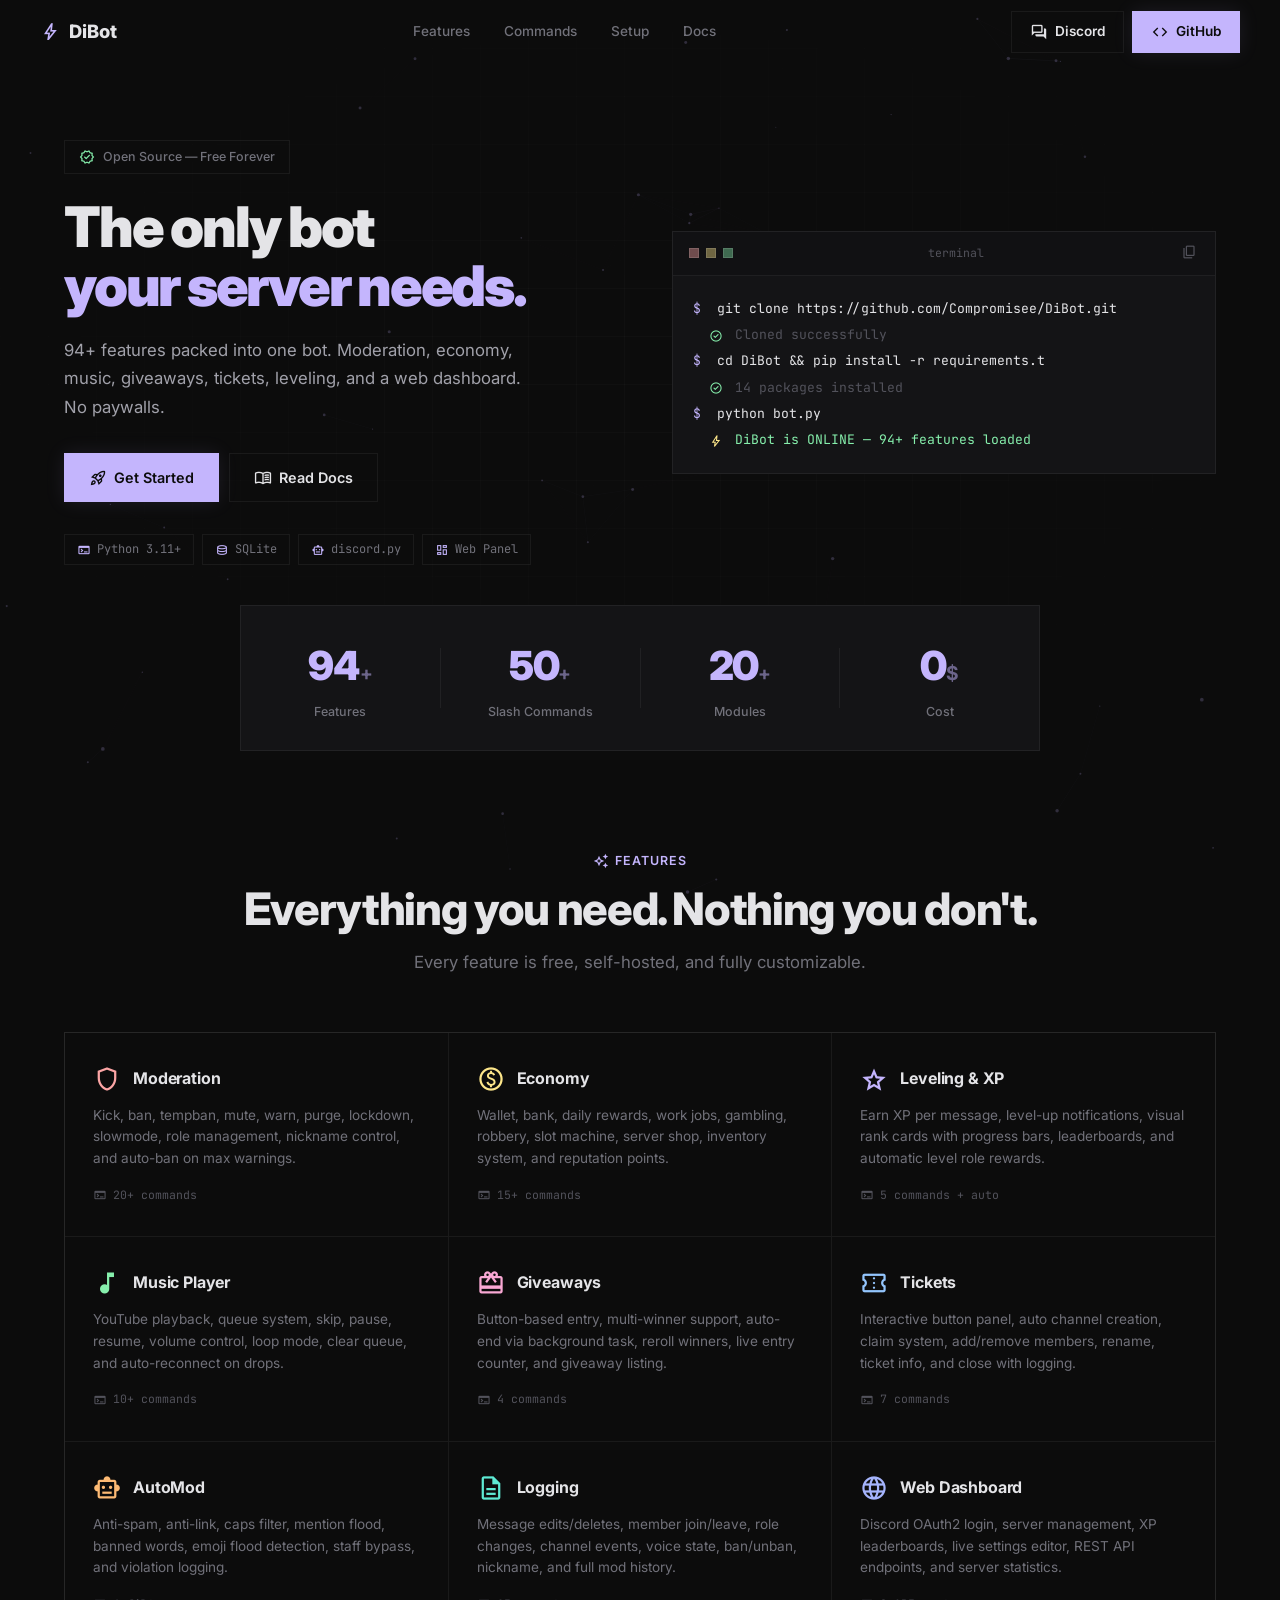
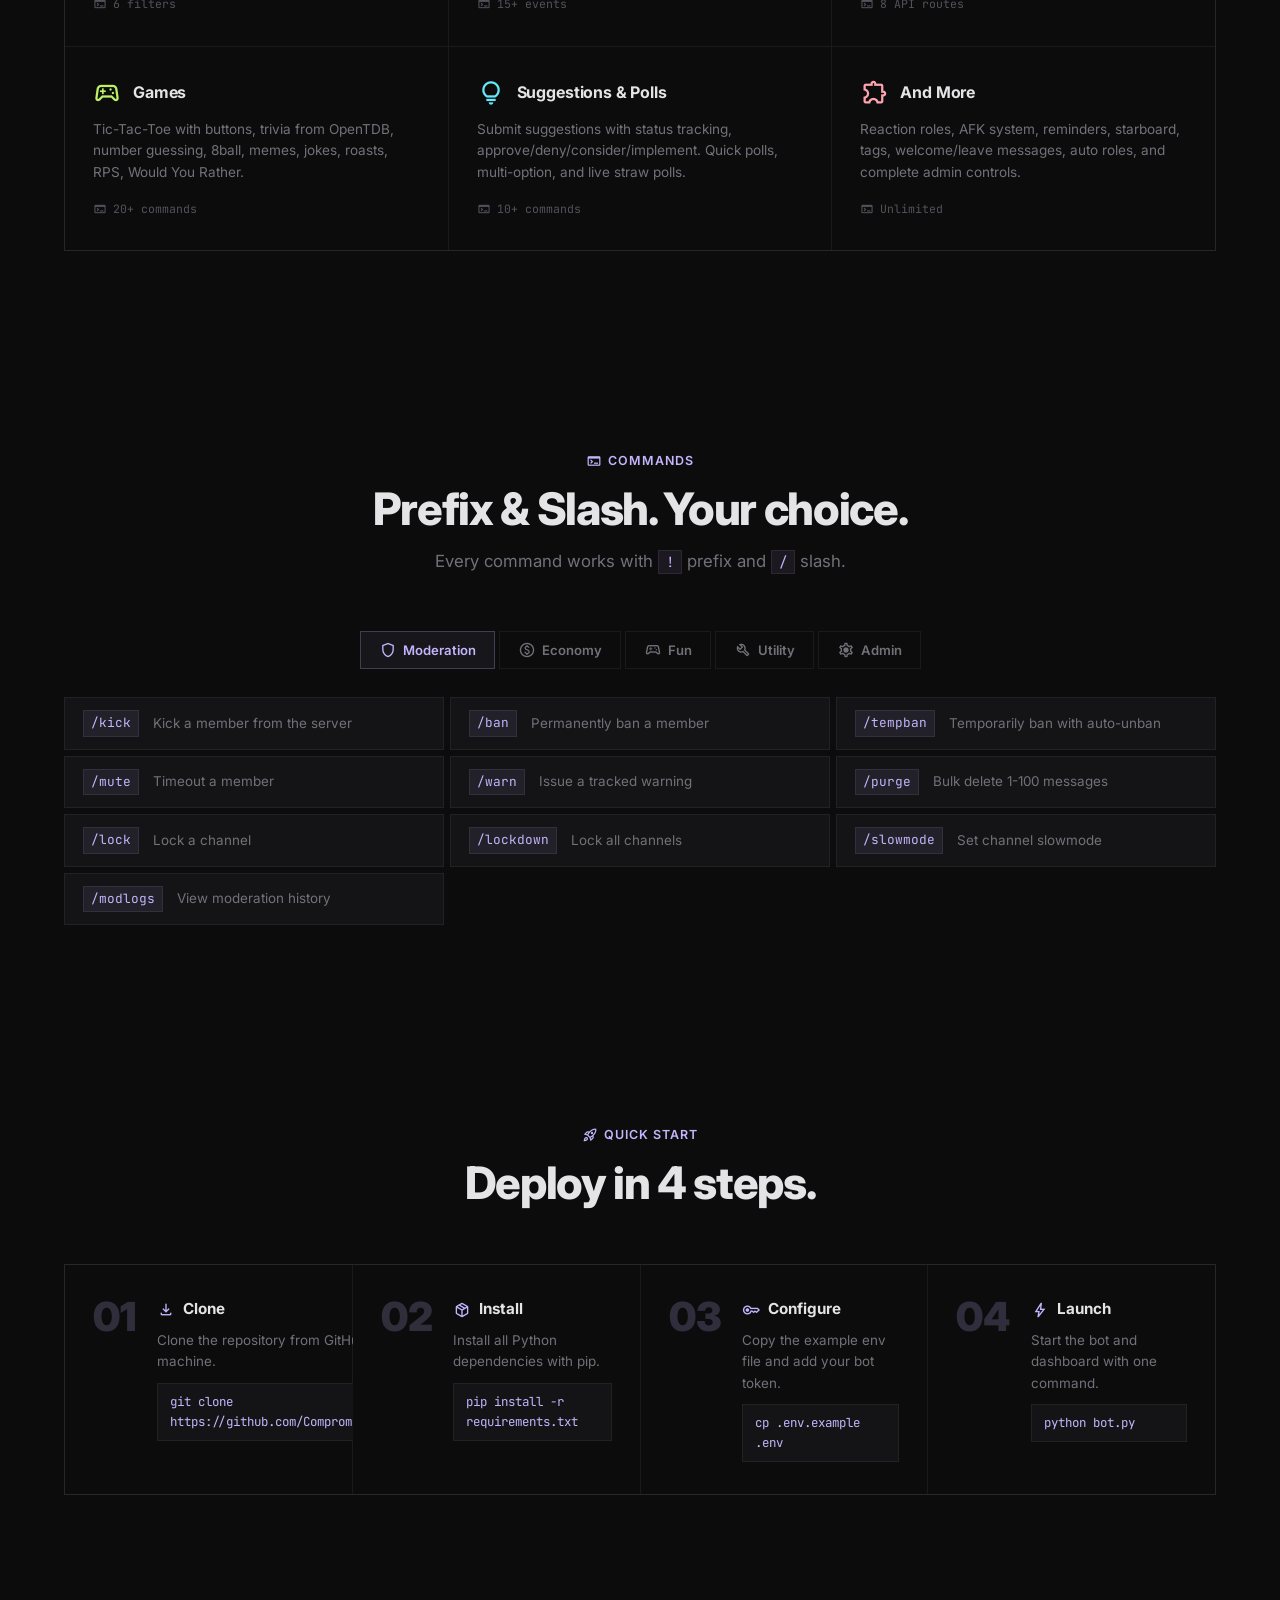
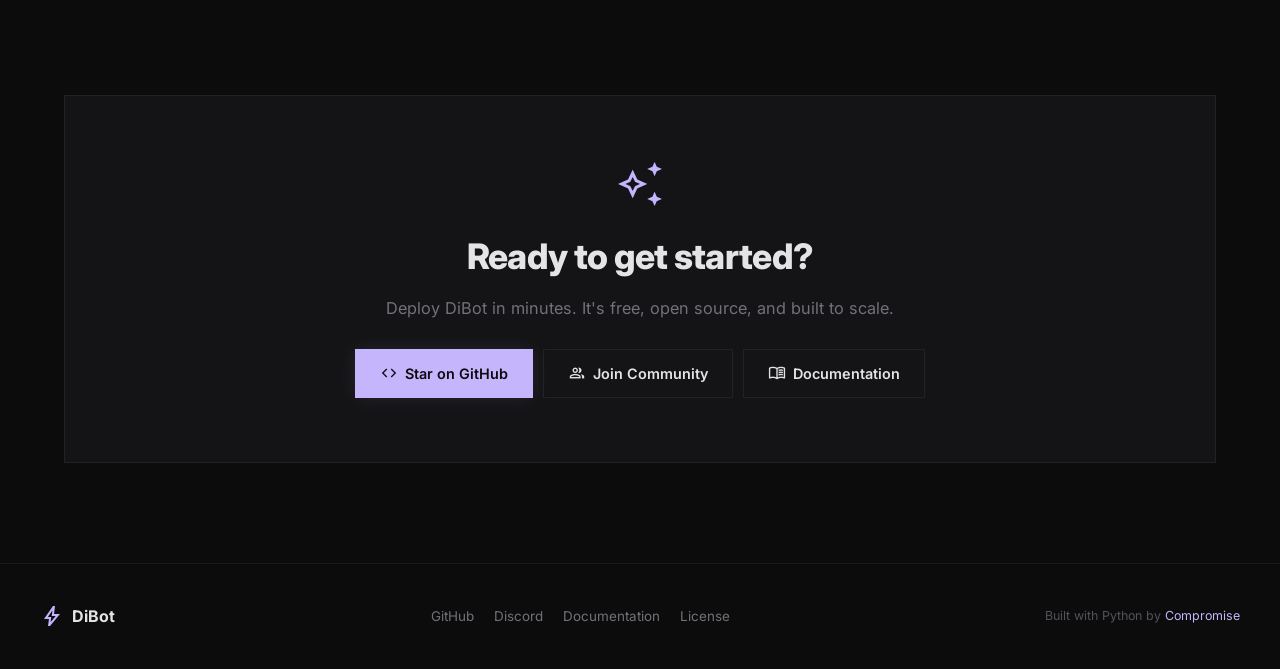
<file: website/index.html>
<!DOCTYPE html>
<html lang="en">
<head>
    <meta charset="UTF-8">
    <meta name="viewport" content="width=device-width, initial-scale=1.0">
    <title>DiBot — The Ultimate Discord Bot</title>
    <meta name="description" content="A powerful, open-source Discord bot with 94+ features.">
    <meta name="theme-color" content="#0c0c0c">

    <meta property="og:title" content="DiBot — The Ultimate Discord Bot">
    <meta property="og:description" content="94+ features. Economy, Music, Moderation, Giveaways, Tickets, AutoMod, and a Web Dashboard.">
    <meta property="og:type" content="website">

    <link rel="preconnect" href="https://fonts.googleapis.com">
    <link rel="preconnect" href="https://fonts.gstatic.com" crossorigin>
    <link href="https://fonts.googleapis.com/css2?family=Inter:wght@300;400;500;600;700;800;900&family=JetBrains+Mono:wght@400;500;700&display=swap" rel="stylesheet">
    <link href="https://fonts.googleapis.com/icon?family=Material+Icons+Outlined" rel="stylesheet">
    <link href="https://fonts.googleapis.com/css2?family=Material+Symbols+Outlined:opsz,wght,FILL,GRAD@20..48,100..700,0..1,-50..200" rel="stylesheet">

    <link rel="stylesheet" href="css/style.css">
</head>
<body>

    <!-- Particles Canvas -->
    <canvas id="particles" class="particles-canvas"></canvas>

    <!-- Grid Overlay -->
    <div class="grid-overlay"></div>

    <!-- ══════════════════════════════ -->
    <!--  NAVBAR                       -->
    <!-- ══════════════════════════════ -->
    <nav class="nav" id="nav">
        <div class="nav-inner">
            <a href="/" class="nav-brand">
                <span class="material-symbols-outlined brand-icon">bolt</span>
                <span class="brand-text">DiBot</span>
            </a>
            <div class="nav-links">
                <a href="#features" class="nav-link">Features</a>
                <a href="#commands" class="nav-link">Commands</a>
                <a href="#quickstart" class="nav-link">Setup</a>
                <a href="docs.html" class="nav-link">Docs</a>
            </div>
            <div class="nav-actions">
                <a href="https://discord.gg/yxbEGDnvac" target="_blank" rel="noopener" class="btn btn-outline">
                    <span class="material-symbols-outlined btn-icon">forum</span>
                    Discord
                </a>
                <a href="https://github.com/Compromisee/DiBot" target="_blank" rel="noopener" class="btn btn-fill">
                    <span class="material-symbols-outlined btn-icon">code</span>
                    GitHub
                </a>
            </div>
            <button class="hamburger" id="hamburger" aria-label="Toggle menu">
                <span></span><span></span><span></span>
            </button>
        </div>
    </nav>

    <!-- Mobile Drawer -->
    <div class="mobile-drawer" id="mobileDrawer">
        <a href="#features" class="drawer-link">Features</a>
        <a href="#commands" class="drawer-link">Commands</a>
        <a href="#quickstart" class="drawer-link">Setup</a>
        <a href="docs.html" class="drawer-link">Docs</a>
        <div class="drawer-actions">
            <a href="https://discord.gg/yxbEGDnvac" target="_blank" class="btn btn-outline btn-block">Discord</a>
            <a href="https://github.com/Compromisee/DiBot" target="_blank" class="btn btn-fill btn-block">GitHub</a>
        </div>
    </div>

    <!-- ══════════════════════════════ -->
    <!--  HERO                         -->
    <!-- ══════════════════════════════ -->
    <section class="hero">
        <div class="hero-content">
            <div class="hero-label reveal" data-delay="0">
                <span class="material-symbols-outlined">verified</span>
                Open Source &mdash; Free Forever
            </div>

            <h1 class="hero-title reveal" data-delay="1">
                <span class="line">The only bot</span>
                <span class="line accent-line">your server needs.</span>
            </h1>

            <p class="hero-subtitle reveal" data-delay="2">
                94+ features packed into one bot. Moderation, economy, music,
                giveaways, tickets, leveling, and a web dashboard. No paywalls.
            </p>

            <div class="hero-buttons reveal" data-delay="3">
                <a href="https://github.com/Compromisee/DiBot" target="_blank" class="btn btn-fill btn-lg">
                    <span class="material-symbols-outlined btn-icon">rocket_launch</span>
                    Get Started
                </a>
                <a href="docs.html" class="btn btn-outline btn-lg">
                    <span class="material-symbols-outlined btn-icon">menu_book</span>
                    Read Docs
                </a>
            </div>

            <div class="hero-chips reveal" data-delay="4">
                <span class="chip"><span class="material-symbols-outlined">terminal</span> Python 3.11+</span>
                <span class="chip"><span class="material-symbols-outlined">database</span> SQLite</span>
                <span class="chip"><span class="material-symbols-outlined">smart_toy</span> discord.py</span>
                <span class="chip"><span class="material-symbols-outlined">dashboard</span> Web Panel</span>
            </div>
        </div>

        <!-- Hero Terminal -->
        <div class="hero-terminal reveal" data-delay="5">
            <div class="term-bar">
                <div class="term-dots"><span></span><span></span><span></span></div>
                <span class="term-title">terminal</span>
                <button class="term-copy" id="heroCopy" aria-label="Copy">
                    <span class="material-symbols-outlined">content_copy</span>
                </button>
            </div>
            <div class="term-body">
                <div class="term-line"><span class="term-prompt">$</span> <span class="typed" data-text="git clone https://github.com/Compromisee/DiBot.git"></span></div>
                <div class="term-line term-muted"><span class="material-symbols-outlined term-icon">check_circle</span> Cloned successfully</div>
                <div class="term-line"><span class="term-prompt">$</span> <span class="typed" data-text="cd DiBot && pip install -r requirements.txt"></span></div>
                <div class="term-line term-muted"><span class="material-symbols-outlined term-icon">check_circle</span> 14 packages installed</div>
                <div class="term-line"><span class="term-prompt">$</span> <span class="typed" data-text="python bot.py"></span></div>
                <div class="term-line term-success"><span class="material-symbols-outlined term-icon">bolt</span> DiBot is ONLINE &mdash; 94+ features loaded</div>
            </div>
        </div>
    </section>

    <!-- ══════════════════════════════ -->
    <!--  STATS BAR                    -->
    <!-- ══════════════════════════════ -->
    <section class="stats-bar reveal" data-delay="0">
        <div class="stat-item">
            <span class="stat-num" data-count="94">0</span><span class="stat-plus">+</span>
            <span class="stat-label">Features</span>
        </div>
        <div class="stat-divider"></div>
        <div class="stat-item">
            <span class="stat-num" data-count="50">0</span><span class="stat-plus">+</span>
            <span class="stat-label">Slash Commands</span>
        </div>
        <div class="stat-divider"></div>
        <div class="stat-item">
            <span class="stat-num" data-count="20">0</span><span class="stat-plus">+</span>
            <span class="stat-label">Modules</span>
        </div>
        <div class="stat-divider"></div>
        <div class="stat-item">
            <span class="stat-num" data-count="0">0</span><span class="stat-plus">$</span>
            <span class="stat-label">Cost</span>
        </div>
    </section>

    <!-- ══════════════════════════════ -->
    <!--  FEATURES                     -->
    <!-- ══════════════════════════════ -->
    <section class="section" id="features">
        <div class="section-head reveal">
            <span class="section-tag"><span class="material-symbols-outlined">auto_awesome</span> Features</span>
            <h2 class="section-title">Everything you need. Nothing you don't.</h2>
            <p class="section-sub">Every feature is free, self-hosted, and fully customizable.</p>
        </div>

        <div class="feature-grid">
            <div class="f-card reveal" data-delay="0">
                <div class="f-card-head">
                    <span class="material-symbols-outlined f-icon pastel-red">shield</span>
                    <h3>Moderation</h3>
                </div>
                <p>Kick, ban, tempban, mute, warn, purge, lockdown, slowmode, role management, nickname control, and auto-ban on max warnings.</p>
                <div class="f-footer"><span class="material-symbols-outlined">terminal</span> 20+ commands</div>
            </div>

            <div class="f-card reveal" data-delay="1">
                <div class="f-card-head">
                    <span class="material-symbols-outlined f-icon pastel-yellow">paid</span>
                    <h3>Economy</h3>
                </div>
                <p>Wallet, bank, daily rewards, work jobs, gambling, robbery, slot machine, server shop, inventory system, and reputation points.</p>
                <div class="f-footer"><span class="material-symbols-outlined">terminal</span> 15+ commands</div>
            </div>

            <div class="f-card reveal" data-delay="2">
                <div class="f-card-head">
                    <span class="material-symbols-outlined f-icon pastel-purple">star</span>
                    <h3>Leveling & XP</h3>
                </div>
                <p>Earn XP per message, level-up notifications, visual rank cards with progress bars, leaderboards, and automatic level role rewards.</p>
                <div class="f-footer"><span class="material-symbols-outlined">terminal</span> 5 commands + auto</div>
            </div>

            <div class="f-card reveal" data-delay="3">
                <div class="f-card-head">
                    <span class="material-symbols-outlined f-icon pastel-green">music_note</span>
                    <h3>Music Player</h3>
                </div>
                <p>YouTube playback, queue system, skip, pause, resume, volume control, loop mode, clear queue, and auto-reconnect on drops.</p>
                <div class="f-footer"><span class="material-symbols-outlined">terminal</span> 10+ commands</div>
            </div>

            <div class="f-card reveal" data-delay="4">
                <div class="f-card-head">
                    <span class="material-symbols-outlined f-icon pastel-pink">redeem</span>
                    <h3>Giveaways</h3>
                </div>
                <p>Button-based entry, multi-winner support, auto-end via background task, reroll winners, live entry counter, and giveaway listing.</p>
                <div class="f-footer"><span class="material-symbols-outlined">terminal</span> 4 commands</div>
            </div>

            <div class="f-card reveal" data-delay="5">
                <div class="f-card-head">
                    <span class="material-symbols-outlined f-icon pastel-blue">confirmation_number</span>
                    <h3>Tickets</h3>
                </div>
                <p>Interactive button panel, auto channel creation, claim system, add/remove members, rename, ticket info, and close with logging.</p>
                <div class="f-footer"><span class="material-symbols-outlined">terminal</span> 7 commands</div>
            </div>

            <div class="f-card reveal" data-delay="6">
                <div class="f-card-head">
                    <span class="material-symbols-outlined f-icon pastel-orange">smart_toy</span>
                    <h3>AutoMod</h3>
                </div>
                <p>Anti-spam, anti-link, caps filter, mention flood, banned words, emoji flood detection, staff bypass, and violation logging.</p>
                <div class="f-footer"><span class="material-symbols-outlined">terminal</span> 6 filters</div>
            </div>

            <div class="f-card reveal" data-delay="7">
                <div class="f-card-head">
                    <span class="material-symbols-outlined f-icon pastel-teal">description</span>
                    <h3>Logging</h3>
                </div>
                <p>Message edits/deletes, member join/leave, role changes, channel events, voice state, ban/unban, nickname, and full mod history.</p>
                <div class="f-footer"><span class="material-symbols-outlined">terminal</span> 15+ events</div>
            </div>

            <div class="f-card reveal" data-delay="8">
                <div class="f-card-head">
                    <span class="material-symbols-outlined f-icon pastel-indigo">language</span>
                    <h3>Web Dashboard</h3>
                </div>
                <p>Discord OAuth2 login, server management, XP leaderboards, live settings editor, REST API endpoints, and server statistics.</p>
                <div class="f-footer"><span class="material-symbols-outlined">terminal</span> 8 API routes</div>
            </div>

            <div class="f-card reveal" data-delay="9">
                <div class="f-card-head">
                    <span class="material-symbols-outlined f-icon pastel-lime">sports_esports</span>
                    <h3>Games</h3>
                </div>
                <p>Tic-Tac-Toe with buttons, trivia from OpenTDB, number guessing, 8ball, memes, jokes, roasts, RPS, Would You Rather.</p>
                <div class="f-footer"><span class="material-symbols-outlined">terminal</span> 20+ commands</div>
            </div>

            <div class="f-card reveal" data-delay="10">
                <div class="f-card-head">
                    <span class="material-symbols-outlined f-icon pastel-cyan">lightbulb</span>
                    <h3>Suggestions & Polls</h3>
                </div>
                <p>Submit suggestions with status tracking, approve/deny/consider/implement. Quick polls, multi-option, and live straw polls.</p>
                <div class="f-footer"><span class="material-symbols-outlined">terminal</span> 10+ commands</div>
            </div>

            <div class="f-card reveal" data-delay="11">
                <div class="f-card-head">
                    <span class="material-symbols-outlined f-icon pastel-rose">extension</span>
                    <h3>And More</h3>
                </div>
                <p>Reaction roles, AFK system, reminders, starboard, tags, welcome/leave messages, auto roles, and complete admin controls.</p>
                <div class="f-footer"><span class="material-symbols-outlined">terminal</span> Unlimited</div>
            </div>
        </div>
    </section>

    <!-- ══════════════════════════════ -->
    <!--  COMMANDS                     -->
    <!-- ══════════════════════════════ -->
    <section class="section" id="commands">
        <div class="section-head reveal">
            <span class="section-tag"><span class="material-symbols-outlined">terminal</span> Commands</span>
            <h2 class="section-title">Prefix & Slash. Your choice.</h2>
            <p class="section-sub">Every command works with <code>!</code> prefix and <code>/</code> slash.</p>
        </div>

        <div class="tabs reveal" data-delay="0">
            <button class="tab-btn active" data-tab="tab-mod">
                <span class="material-symbols-outlined">shield</span> Moderation
            </button>
            <button class="tab-btn" data-tab="tab-eco">
                <span class="material-symbols-outlined">paid</span> Economy
            </button>
            <button class="tab-btn" data-tab="tab-fun">
                <span class="material-symbols-outlined">sports_esports</span> Fun
            </button>
            <button class="tab-btn" data-tab="tab-util">
                <span class="material-symbols-outlined">build</span> Utility
            </button>
            <button class="tab-btn" data-tab="tab-admin">
                <span class="material-symbols-outlined">settings</span> Admin
            </button>
        </div>

        <div class="tab-panel active" id="tab-mod">
            <div class="cmd-list">
                <div class="cmd-item"><code>/kick</code><span>Kick a member from the server</span></div>
                <div class="cmd-item"><code>/ban</code><span>Permanently ban a member</span></div>
                <div class="cmd-item"><code>/tempban</code><span>Temporarily ban with auto-unban</span></div>
                <div class="cmd-item"><code>/mute</code><span>Timeout a member</span></div>
                <div class="cmd-item"><code>/warn</code><span>Issue a tracked warning</span></div>
                <div class="cmd-item"><code>/purge</code><span>Bulk delete 1-100 messages</span></div>
                <div class="cmd-item"><code>/lock</code><span>Lock a channel</span></div>
                <div class="cmd-item"><code>/lockdown</code><span>Lock all channels</span></div>
                <div class="cmd-item"><code>/slowmode</code><span>Set channel slowmode</span></div>
                <div class="cmd-item"><code>/modlogs</code><span>View moderation history</span></div>
            </div>
        </div>

        <div class="tab-panel" id="tab-eco">
            <div class="cmd-list">
                <div class="cmd-item"><code>/balance</code><span>Check your coin balance</span></div>
                <div class="cmd-item"><code>/daily</code><span>Claim daily coin reward</span></div>
                <div class="cmd-item"><code>/work</code><span>Work a job for coins</span></div>
                <div class="cmd-item"><code>/gamble</code><span>Bet coins on a dice roll</span></div>
                <div class="cmd-item"><code>/rob</code><span>Attempt to rob another user</span></div>
                <div class="cmd-item"><code>/slots</code><span>Play the slot machine</span></div>
                <div class="cmd-item"><code>/shop</code><span>Browse server shop</span></div>
                <div class="cmd-item"><code>/buy</code><span>Purchase a shop item</span></div>
                <div class="cmd-item"><code>/pay</code><span>Transfer coins to someone</span></div>
                <div class="cmd-item"><code>/richest</code><span>View the rich leaderboard</span></div>
            </div>
        </div>

        <div class="tab-panel" id="tab-fun">
            <div class="cmd-list">
                <div class="cmd-item"><code>/tictactoe</code><span>Play interactive Tic-Tac-Toe</span></div>
                <div class="cmd-item"><code>/trivia</code><span>Answer a trivia question</span></div>
                <div class="cmd-item"><code>/8ball</code><span>Ask the magic 8-ball</span></div>
                <div class="cmd-item"><code>/meme</code><span>Get a random meme</span></div>
                <div class="cmd-item"><code>/rps</code><span>Rock Paper Scissors</span></div>
                <div class="cmd-item"><code>/roast</code><span>Roast a member</span></div>
                <div class="cmd-item"><code>/joke</code><span>Get a random joke</span></div>
                <div class="cmd-item"><code>/wyr</code><span>Would You Rather</span></div>
                <div class="cmd-item"><code>/guess</code><span>Number guessing game</span></div>
                <div class="cmd-item"><code>/coinflip</code><span>Flip a coin</span></div>
            </div>
        </div>

        <div class="tab-panel" id="tab-util">
            <div class="cmd-list">
                <div class="cmd-item"><code>/help</code><span>Paginated help menu</span></div>
                <div class="cmd-item"><code>/profile</code><span>View user profile card</span></div>
                <div class="cmd-item"><code>/rank</code><span>View XP rank and level</span></div>
                <div class="cmd-item"><code>/serverinfo</code><span>Full server information</span></div>
                <div class="cmd-item"><code>/avatar</code><span>View user avatar</span></div>
                <div class="cmd-item"><code>/remind</code><span>Set a timed reminder</span></div>
                <div class="cmd-item"><code>/afk</code><span>Set AFK status</span></div>
                <div class="cmd-item"><code>/suggest</code><span>Submit a suggestion</span></div>
                <div class="cmd-item"><code>/poll</code><span>Create a poll</span></div>
                <div class="cmd-item"><code>/ping</code><span>Check bot latency</span></div>
            </div>
        </div>

        <div class="tab-panel" id="tab-admin">
            <div class="cmd-list">
                <div class="cmd-item"><code>/setup welcome</code><span>Configure welcome system</span></div>
                <div class="cmd-item"><code>/setup logs</code><span>Set mod log channel</span></div>
                <div class="cmd-item"><code>/setup automod</code><span>Toggle AutoMod filters</span></div>
                <div class="cmd-item"><code>/setup starboard</code><span>Configure starboard</span></div>
                <div class="cmd-item"><code>/giveaway start</code><span>Start a giveaway</span></div>
                <div class="cmd-item"><code>/ticket setup</code><span>Create ticket panel</span></div>
                <div class="cmd-item"><code>/addcoins</code><span>Give coins to a user</span></div>
                <div class="cmd-item"><code>/announce</code><span>Send an announcement</span></div>
                <div class="cmd-item"><code>/levelrole</code><span>Add level role reward</span></div>
                <div class="cmd-item"><code>/reactionrole</code><span>Setup reaction roles</span></div>
            </div>
        </div>
    </section>

    <!-- ══════════════════════════════ -->
    <!--  QUICK START                  -->
    <!-- ══════════════════════════════ -->
    <section class="section" id="quickstart">
        <div class="section-head reveal">
            <span class="section-tag"><span class="material-symbols-outlined">rocket_launch</span> Quick Start</span>
            <h2 class="section-title">Deploy in 4 steps.</h2>
        </div>

        <div class="steps-grid">
            <div class="step-card reveal" data-delay="0">
                <div class="step-num">01</div>
                <div class="step-content">
                    <h3><span class="material-symbols-outlined">download</span> Clone</h3>
                    <p>Clone the repository from GitHub to your local machine.</p>
                    <code>git clone https://github.com/Compromisee/DiBot.git</code>
                </div>
            </div>

            <div class="step-card reveal" data-delay="1">
                <div class="step-num">02</div>
                <div class="step-content">
                    <h3><span class="material-symbols-outlined">package_2</span> Install</h3>
                    <p>Install all Python dependencies with pip.</p>
                    <code>pip install -r requirements.txt</code>
                </div>
            </div>

            <div class="step-card reveal" data-delay="2">
                <div class="step-num">03</div>
                <div class="step-content">
                    <h3><span class="material-symbols-outlined">key</span> Configure</h3>
                    <p>Copy the example env file and add your bot token.</p>
                    <code>cp .env.example .env</code>
                </div>
            </div>

            <div class="step-card reveal" data-delay="3">
                <div class="step-num">04</div>
                <div class="step-content">
                    <h3><span class="material-symbols-outlined">bolt</span> Launch</h3>
                    <p>Start the bot and dashboard with one command.</p>
                    <code>python bot.py</code>
                </div>
            </div>
        </div>
    </section>

    <!-- ══════════════════════════════ -->
    <!--  CTA                          -->
    <!-- ══════════════════════════════ -->
    <section class="section">
        <div class="cta-box reveal">
            <div class="cta-content">
                <span class="material-symbols-outlined cta-icon">auto_awesome</span>
                <h2>Ready to get started?</h2>
                <p>Deploy DiBot in minutes. It's free, open source, and built to scale.</p>
                <div class="cta-btns">
                    <a href="https://github.com/Compromisee/DiBot" target="_blank" class="btn btn-fill btn-lg">
                        <span class="material-symbols-outlined btn-icon">code</span>
                        Star on GitHub
                    </a>
                    <a href="https://discord.gg/yxbEGDnvac" target="_blank" class="btn btn-outline btn-lg">
                        <span class="material-symbols-outlined btn-icon">group</span>
                        Join Community
                    </a>
                    <a href="docs.html" class="btn btn-outline btn-lg">
                        <span class="material-symbols-outlined btn-icon">menu_book</span>
                        Documentation
                    </a>
                </div>
            </div>
        </div>
    </section>

    <!-- ══════════════════════════════ -->
    <!--  FOOTER                       -->
    <!-- ══════════════════════════════ -->
    <footer class="footer">
        <div class="footer-inner">
            <div class="footer-brand">
                <span class="material-symbols-outlined">bolt</span>
                <span>DiBot</span>
            </div>
            <div class="footer-links">
                <a href="https://github.com/Compromisee/DiBot" target="_blank">GitHub</a>
                <a href="https://discord.gg/yxbEGDnvac" target="_blank">Discord</a>
                <a href="docs.html">Documentation</a>
                <a href="https://github.com/Compromisee/DiBot/blob/main/LICENSE" target="_blank">License</a>
            </div>
            <p class="footer-copy">Built with Python by <a href="https://github.com/Compromisee" target="_blank">Compromise</a></p>
        </div>
    </footer>

    <script src="js/particles.js"></script>
    <script src="js/main.js"></script>
</body>
</html>
</file>
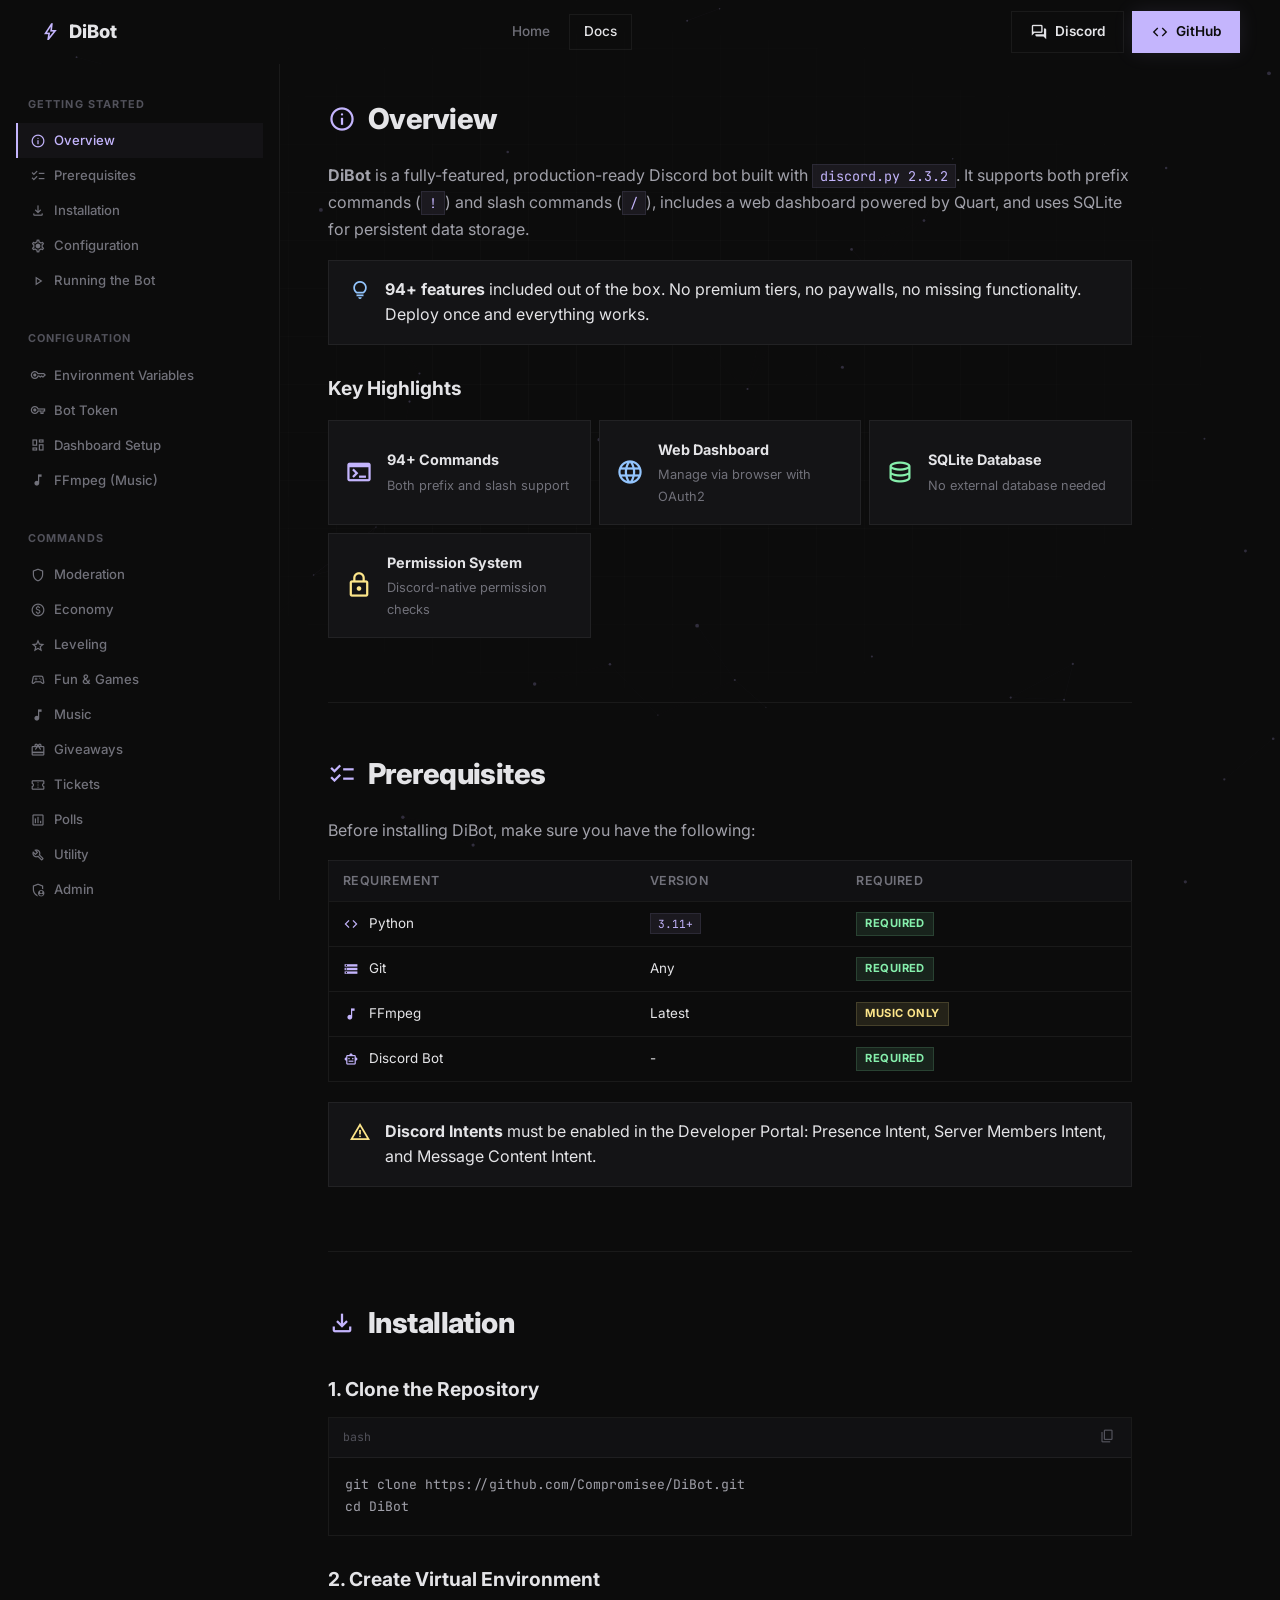
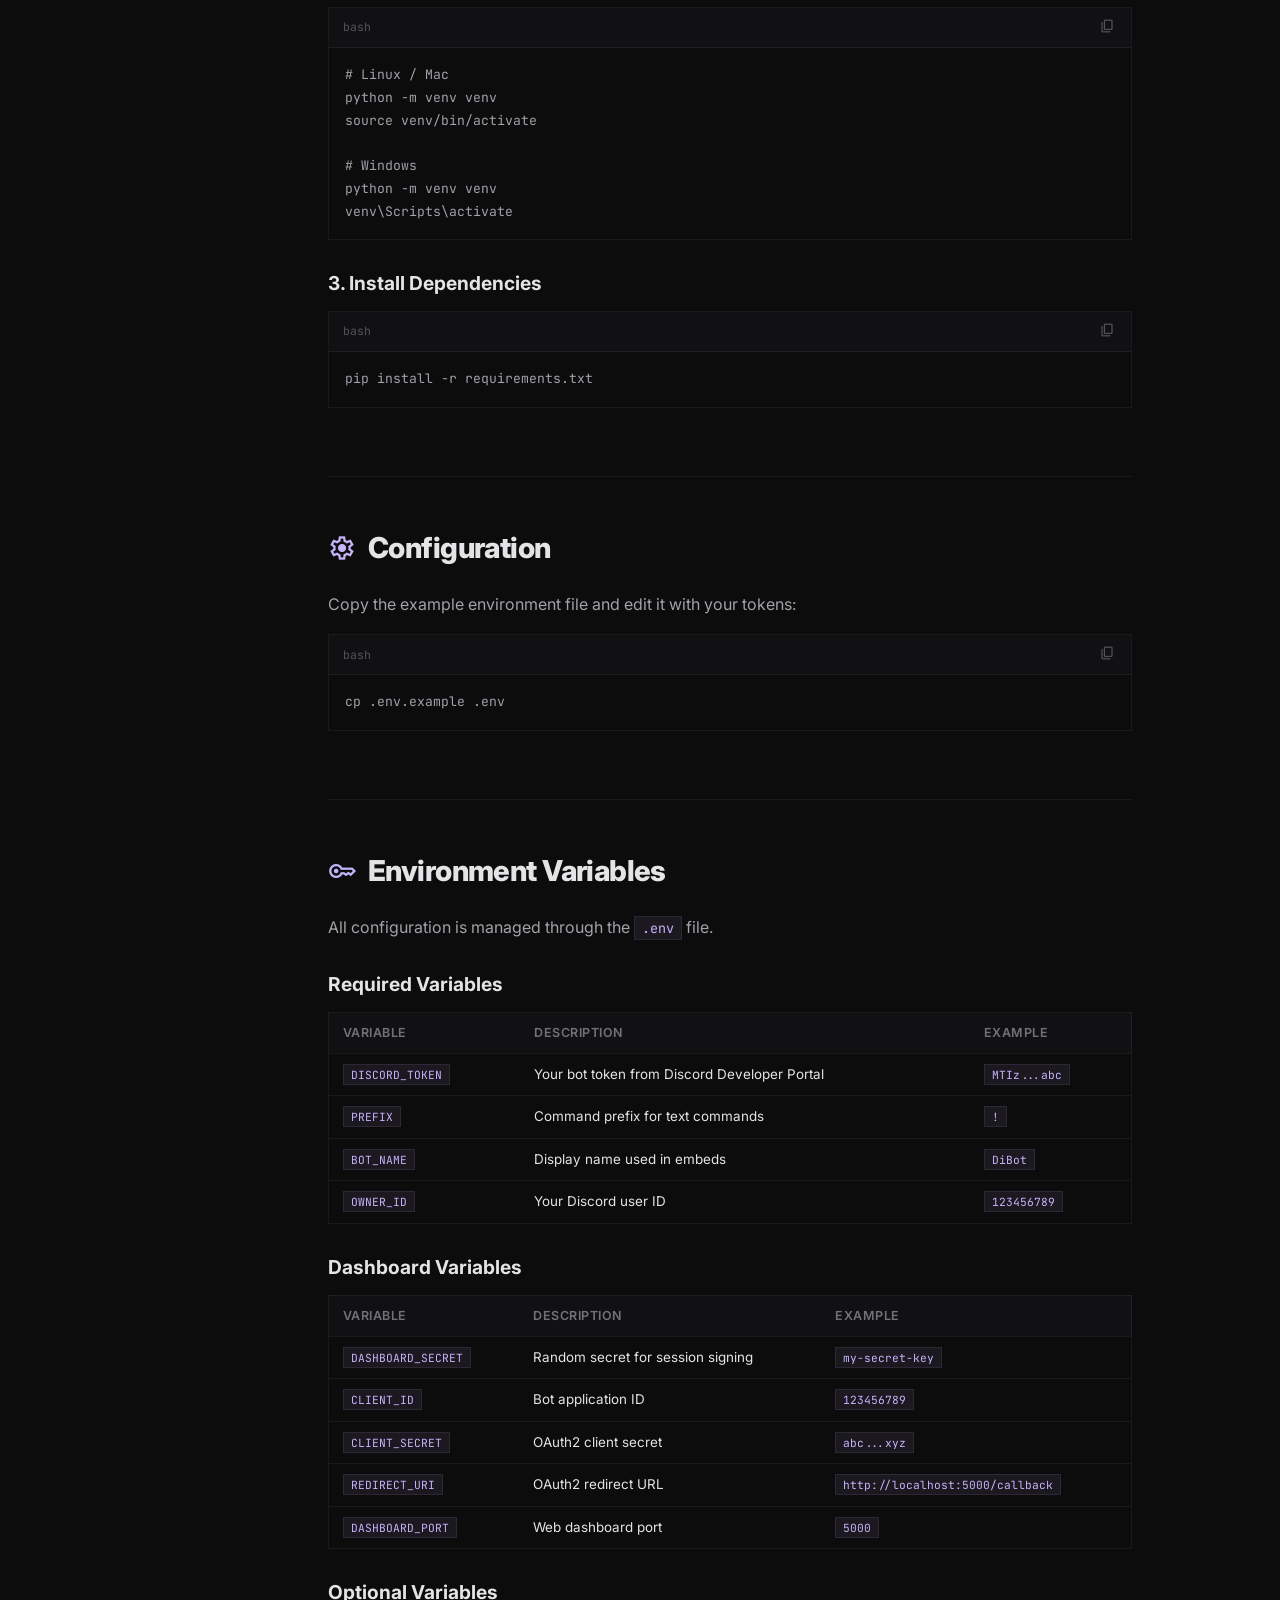
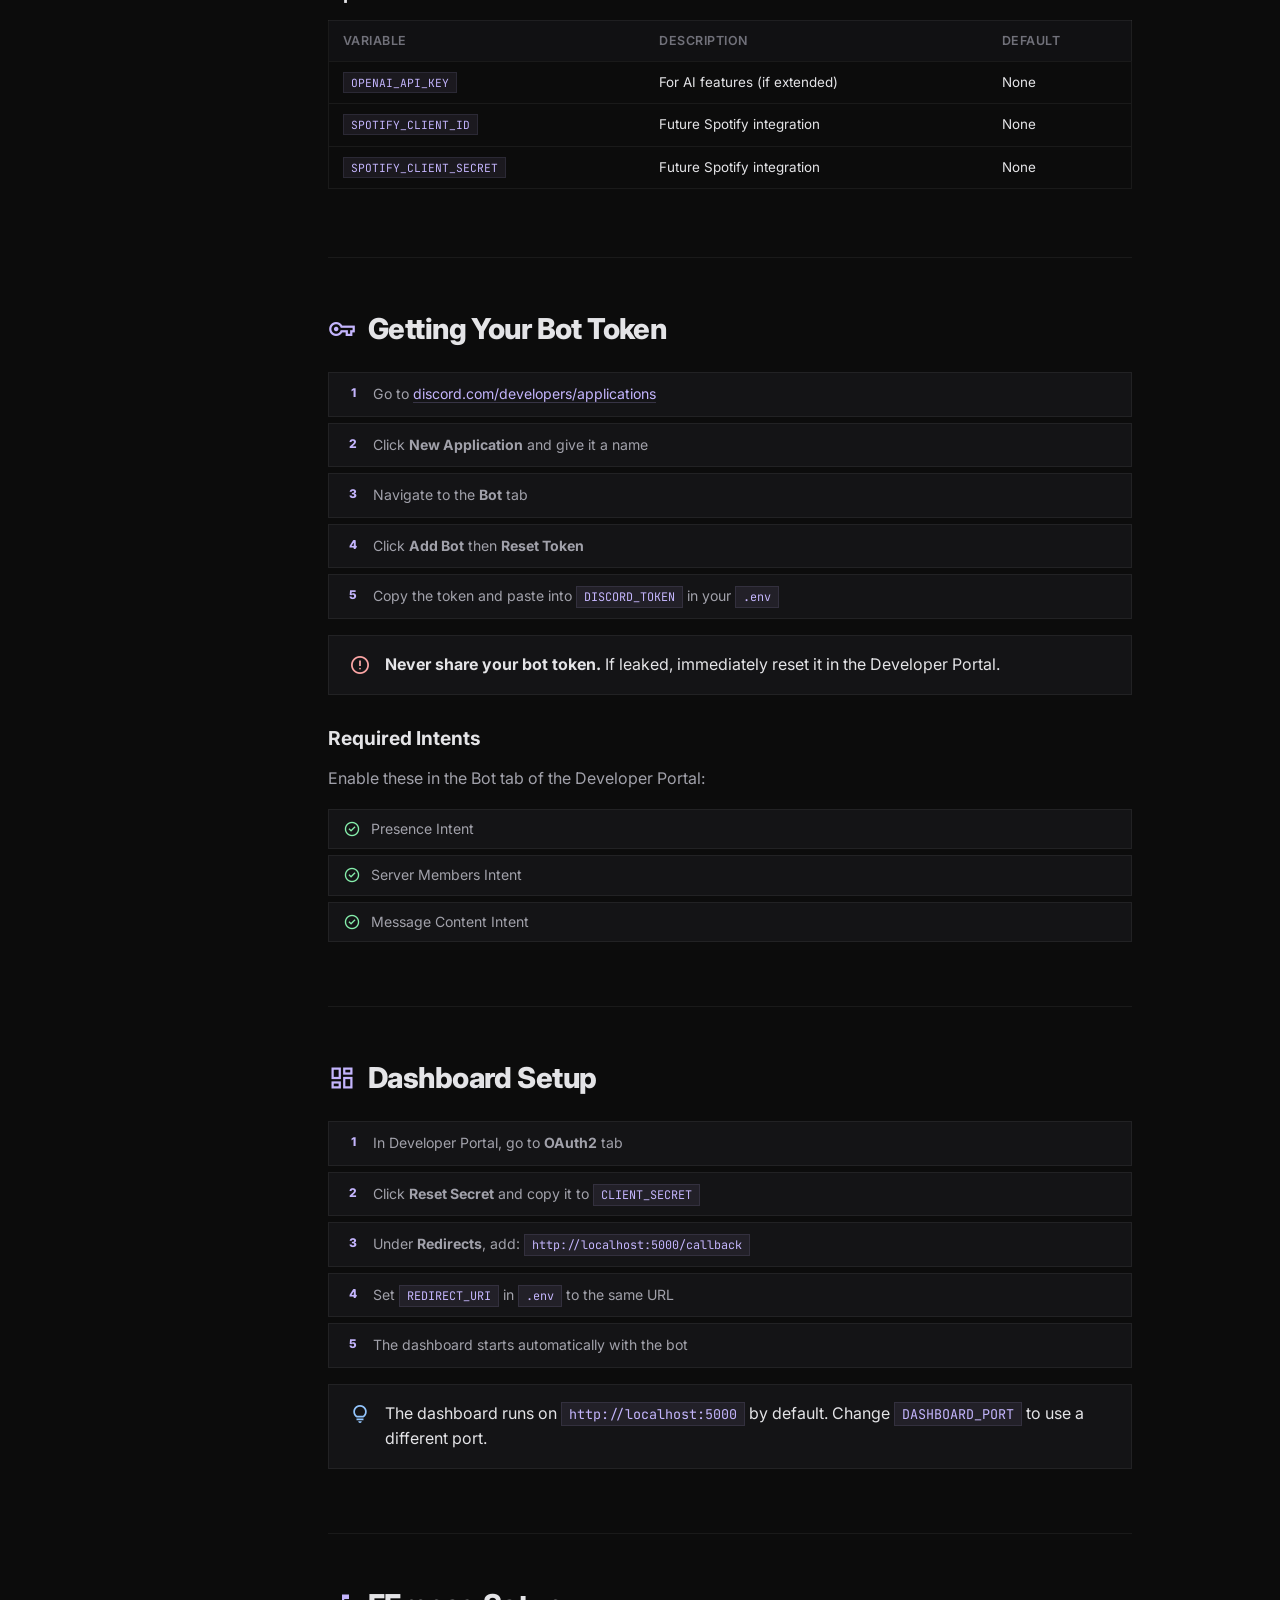
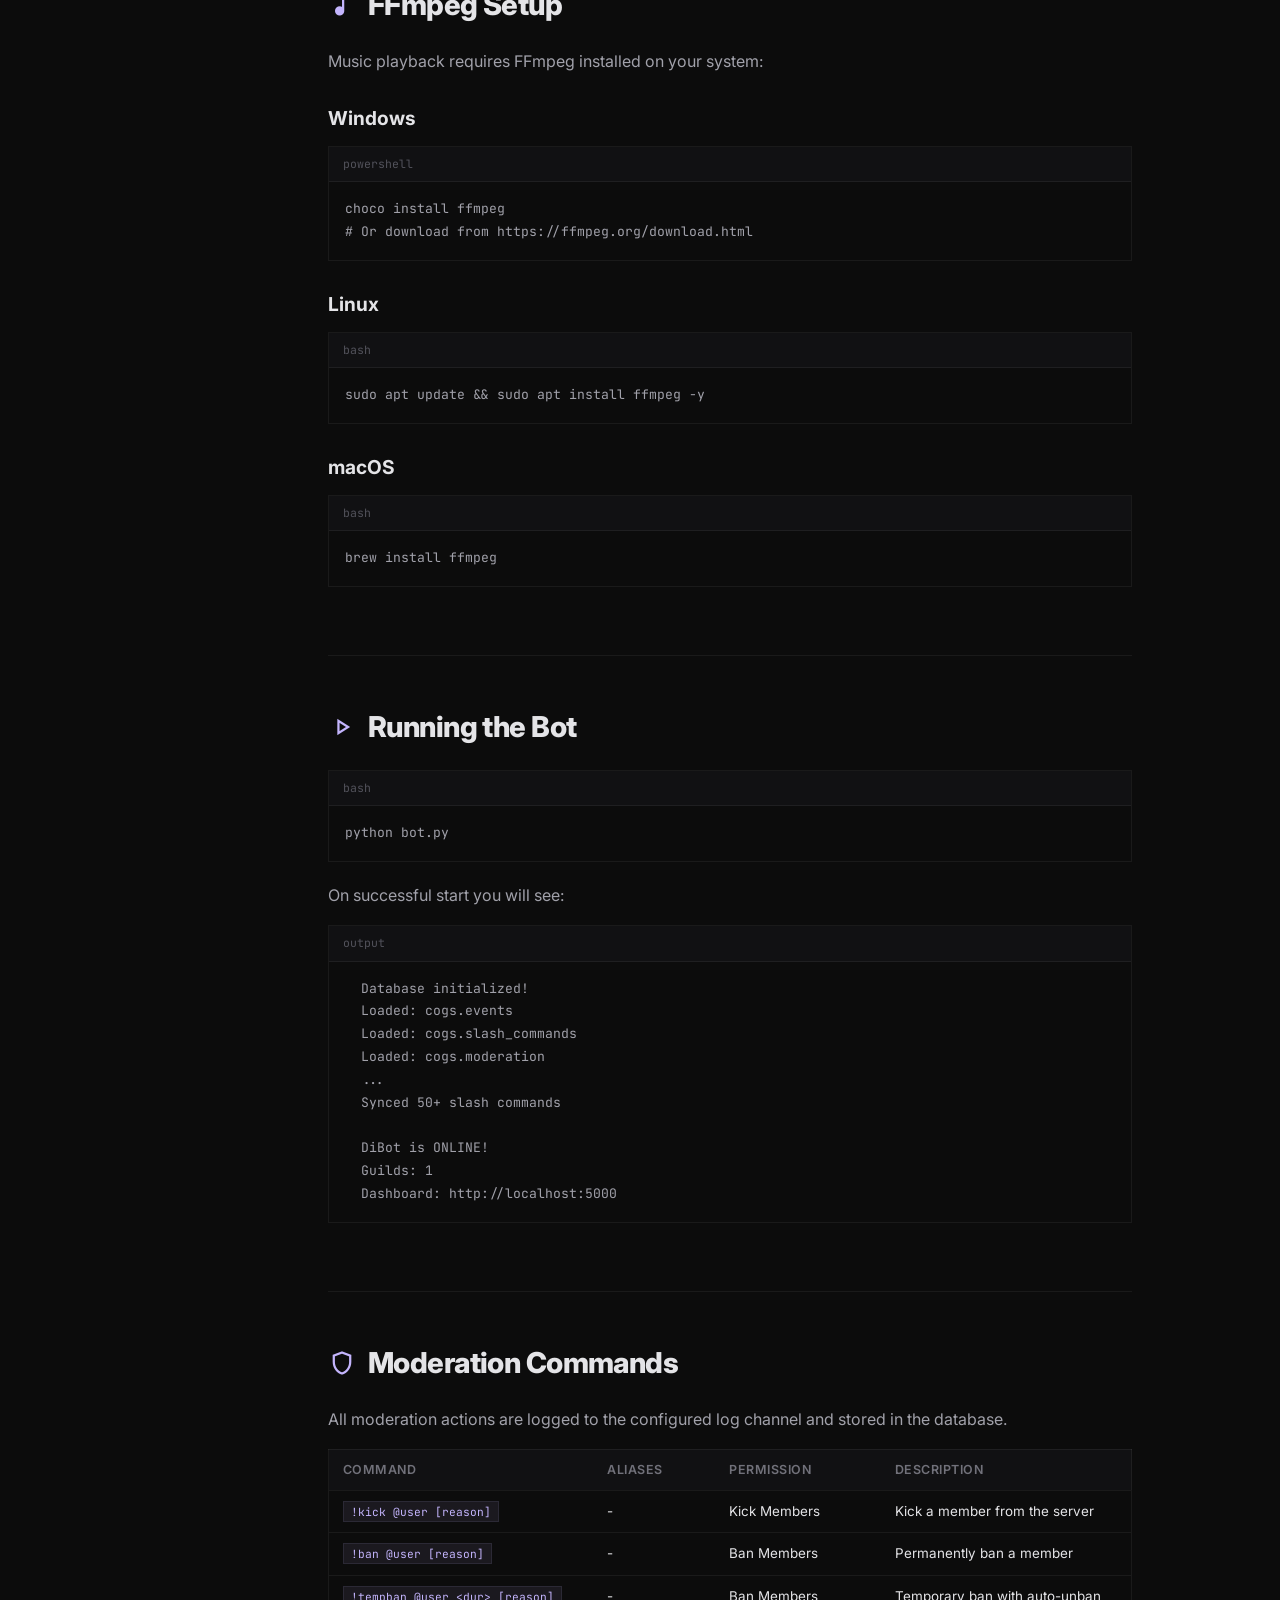
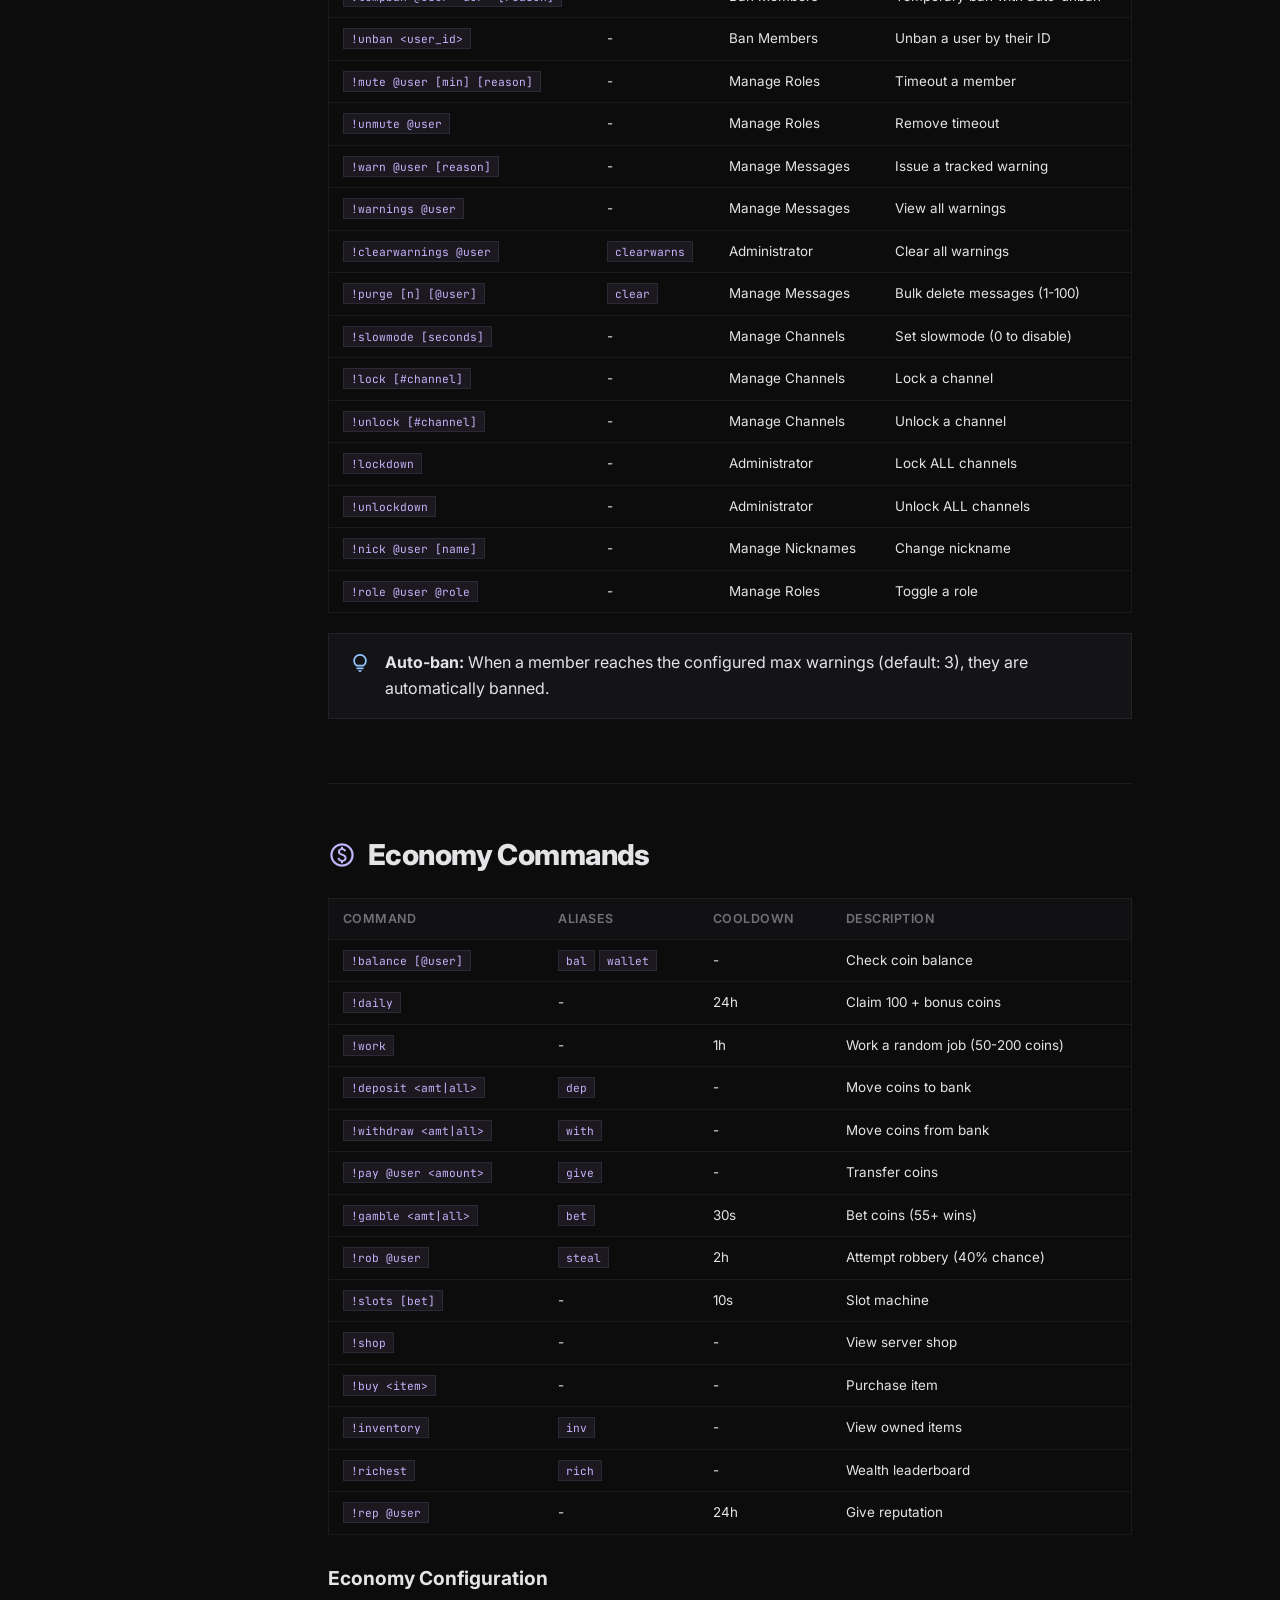
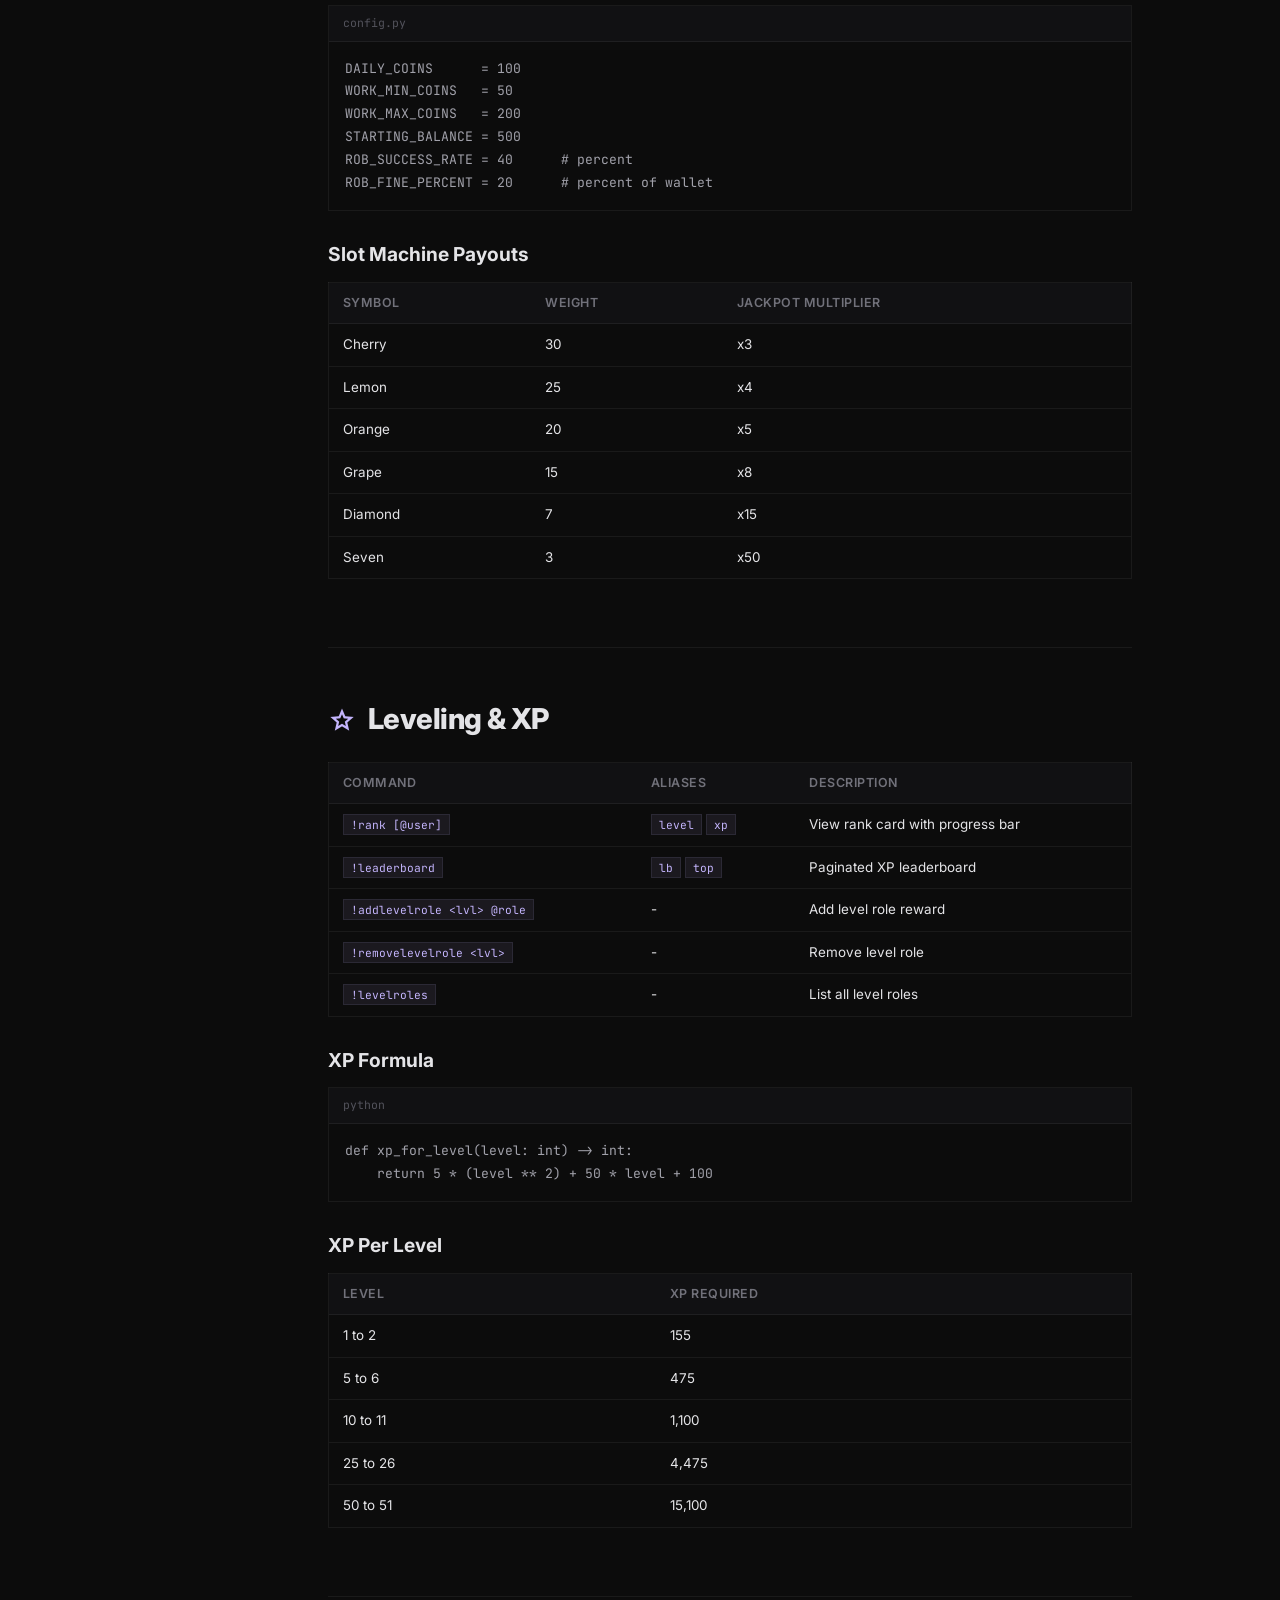
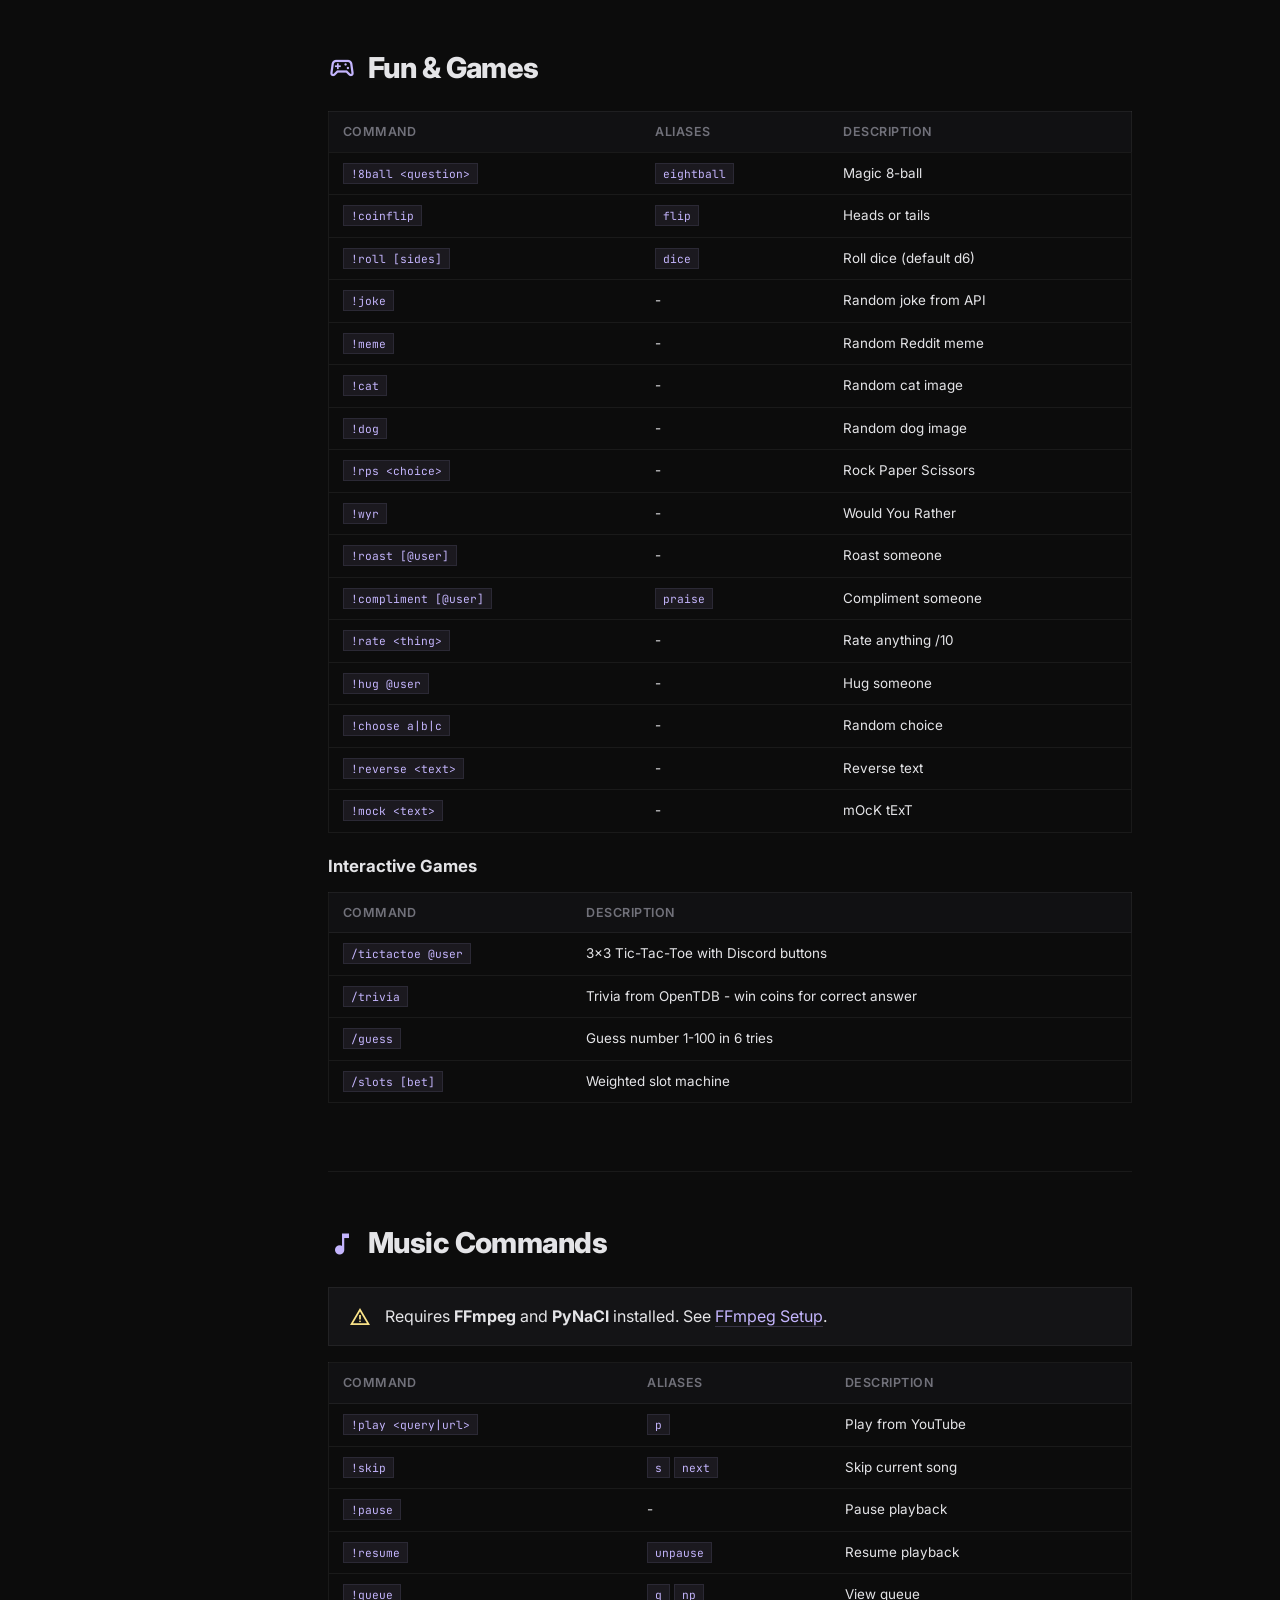
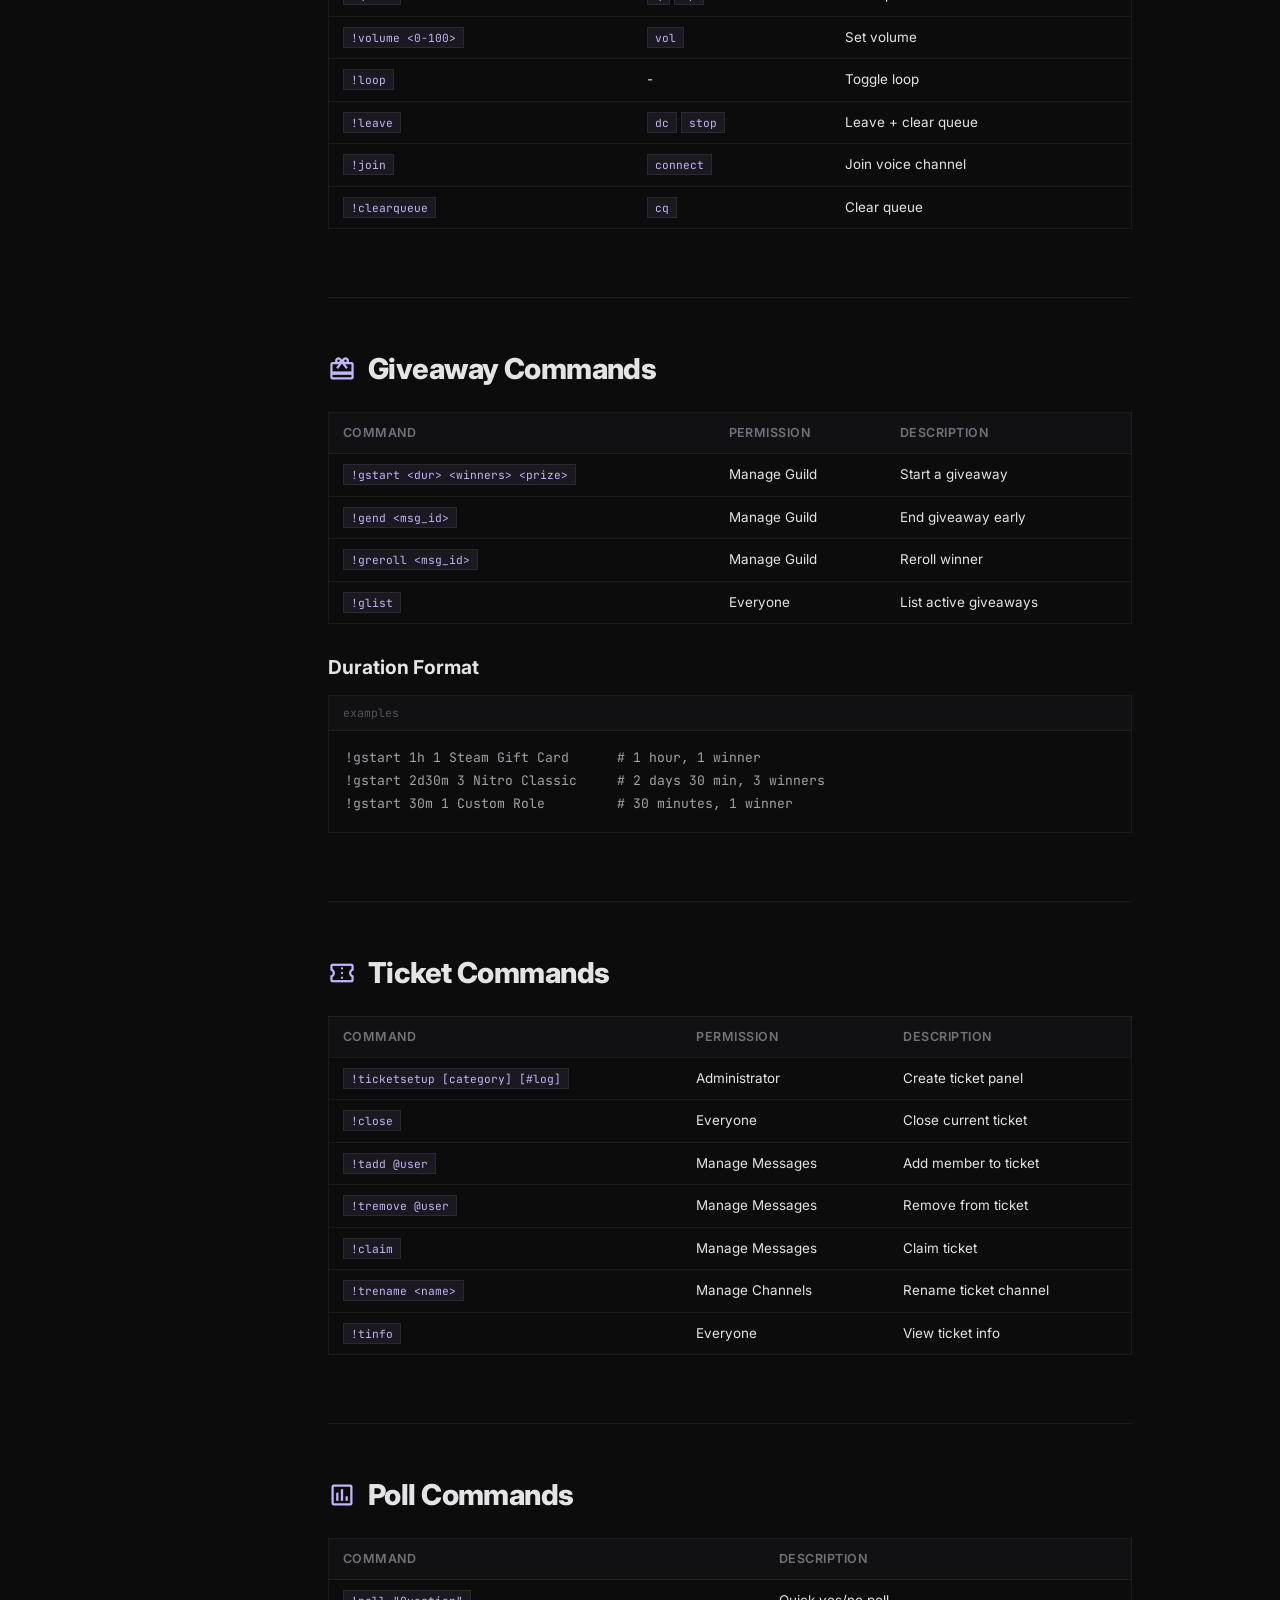
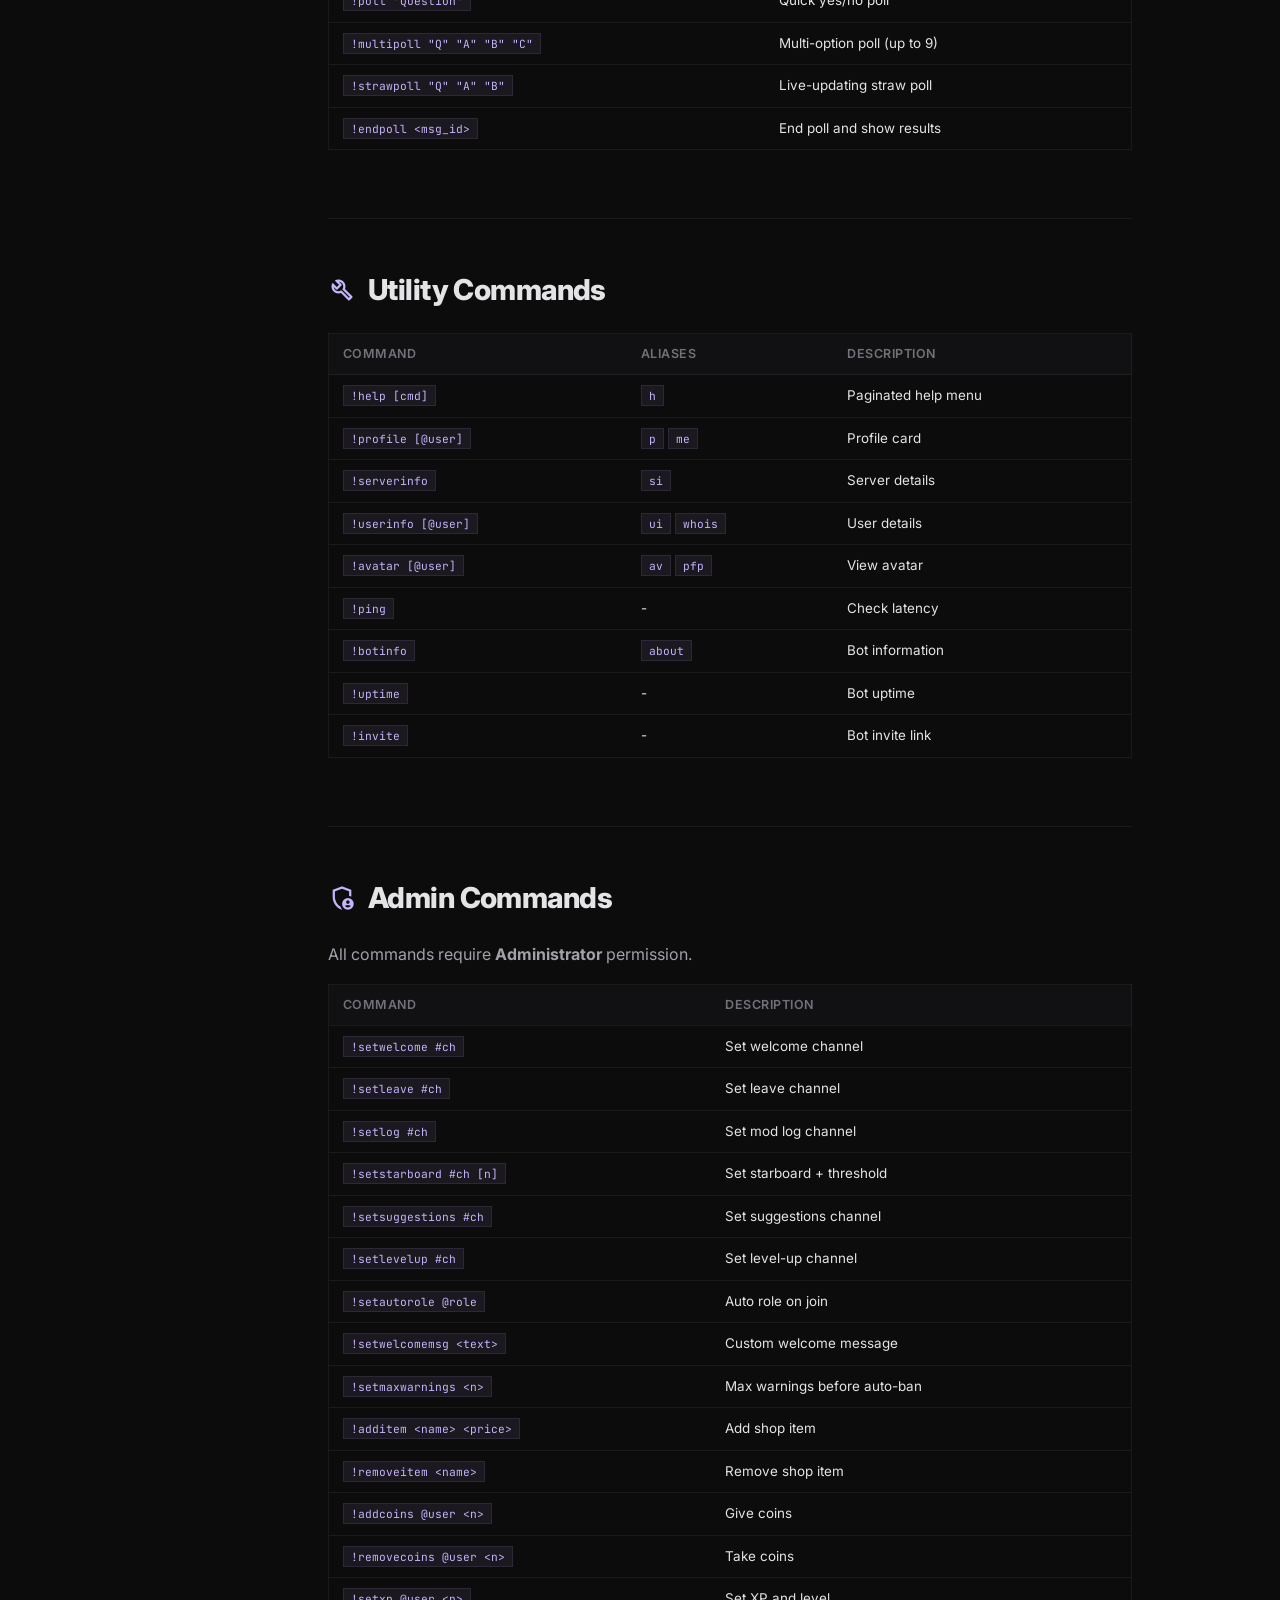
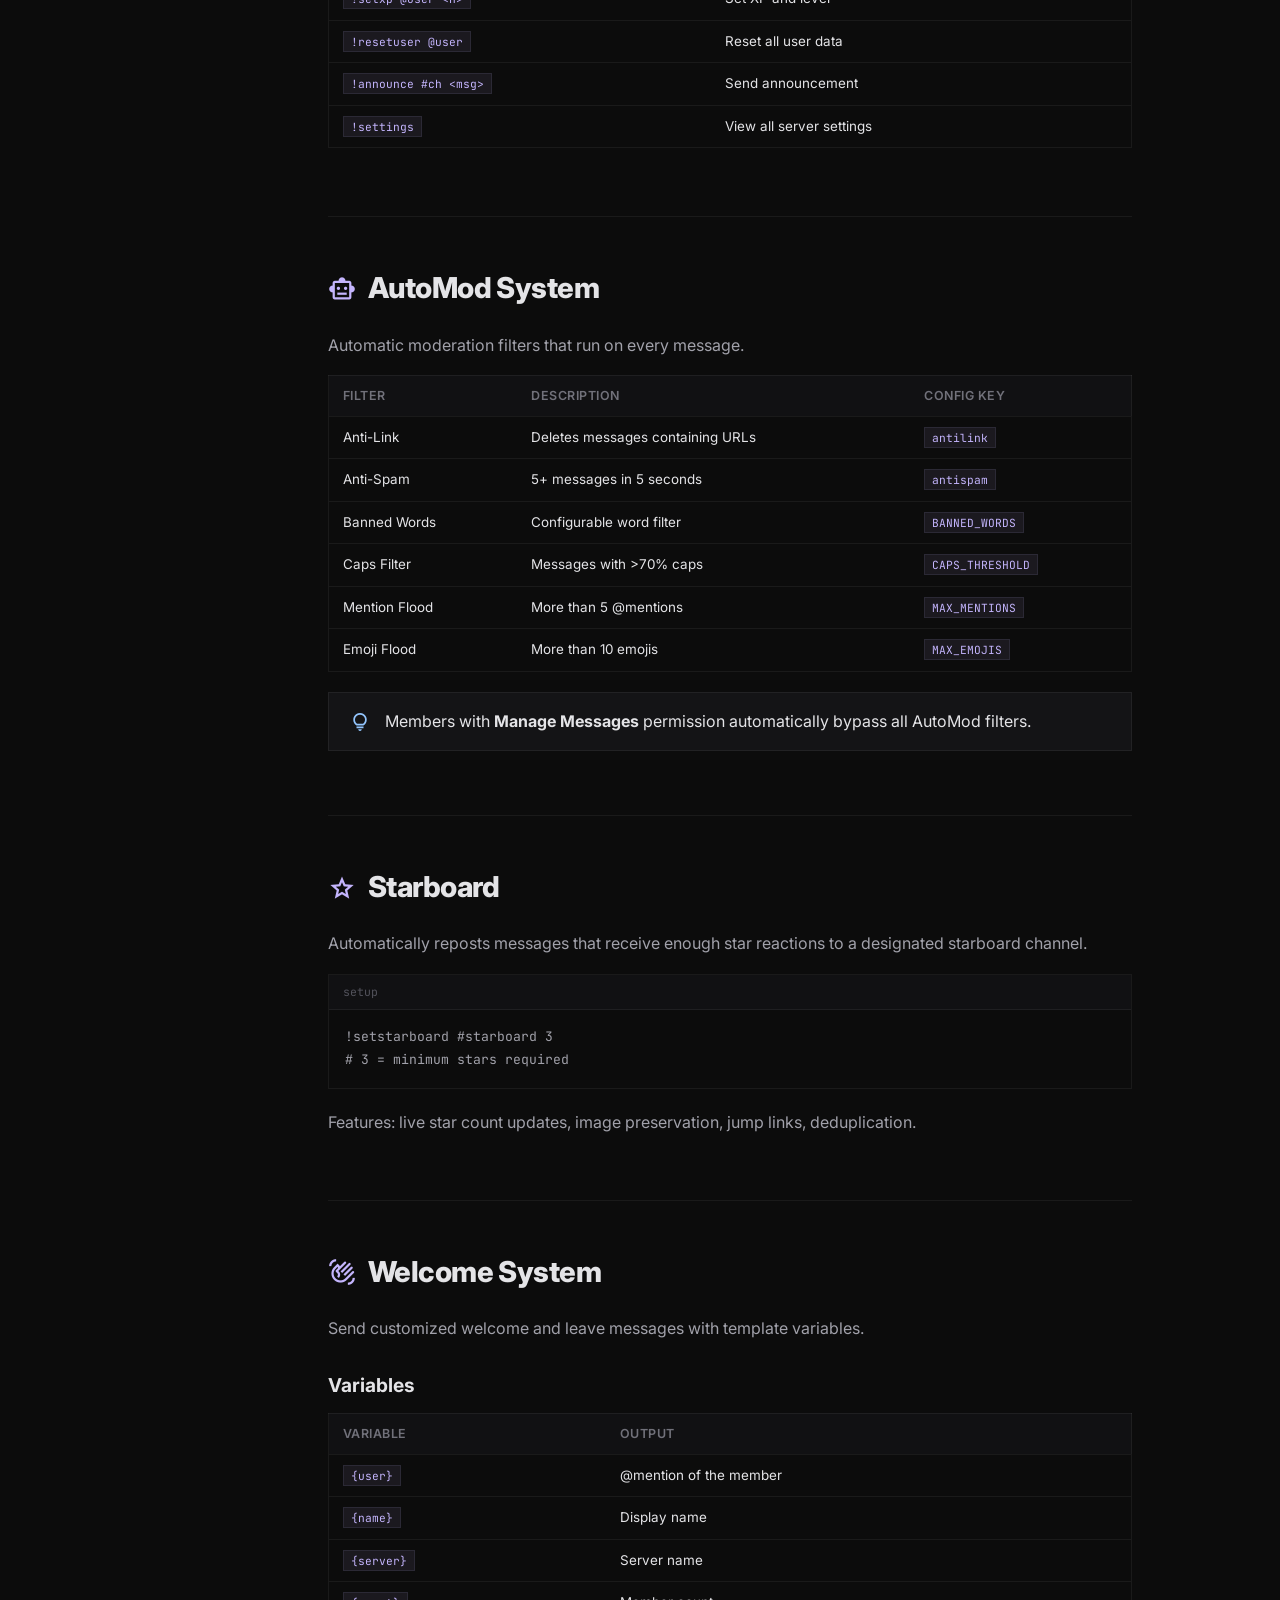
<file: website/docs.html>
<!DOCTYPE html>
<html lang="en">
<head>
    <meta charset="UTF-8">
    <meta name="viewport" content="width=device-width, initial-scale=1.0">
    <title>DiBot — Documentation</title>
    <meta name="description" content="Complete documentation for DiBot Discord Bot. Setup guides, command reference, configuration, and API docs.">
    <meta name="theme-color" content="#0c0c0c">

    <link rel="preconnect" href="https://fonts.googleapis.com">
    <link rel="preconnect" href="https://fonts.gstatic.com" crossorigin>
    <link href="https://fonts.googleapis.com/css2?family=Inter:wght@300;400;500;600;700;800;900&family=JetBrains+Mono:wght@400;500;700&display=swap" rel="stylesheet">
    <link href="https://fonts.googleapis.com/css2?family=Material+Symbols+Outlined:opsz,wght,FILL,GRAD@20..48,100..700,0..1,-50..200" rel="stylesheet">

    <link rel="stylesheet" href="css/style.css">
</head>
<body class="docs-page">

    <canvas id="particles" class="particles-canvas"></canvas>
    <div class="grid-overlay"></div>

    <!-- ══════════════════════════════ -->
    <!--  NAVBAR                       -->
    <!-- ══════════════════════════════ -->
    <nav class="nav" id="nav">
        <div class="nav-inner">
            <a href="/" class="nav-brand">
                <span class="material-symbols-outlined brand-icon">bolt</span>
                <span class="brand-text">DiBot</span>
            </a>
            <div class="nav-links">
                <a href="/" class="nav-link">Home</a>
                <a href="docs.html" class="nav-link active">Docs</a>
            </div>
            <div class="nav-actions">
                <a href="https://discord.gg/yxbEGDnvac" target="_blank" class="btn btn-outline">
                    <span class="material-symbols-outlined btn-icon">forum</span>
                    Discord
                </a>
                <a href="https://github.com/Compromisee/DiBot" target="_blank" class="btn btn-fill">
                    <span class="material-symbols-outlined btn-icon">code</span>
                    GitHub
                </a>
            </div>
            <button class="hamburger" id="hamburger" aria-label="Toggle menu">
                <span></span><span></span><span></span>
            </button>
        </div>
    </nav>

    <div class="mobile-drawer" id="mobileDrawer">
        <a href="/" class="drawer-link">Home</a>
        <a href="docs.html" class="drawer-link">Docs</a>
        <div class="drawer-actions">
            <a href="https://discord.gg/yxbEGDnvac" target="_blank" class="btn btn-outline btn-block">Discord</a>
            <a href="https://github.com/Compromisee/DiBot" target="_blank" class="btn btn-fill btn-block">GitHub</a>
        </div>
    </div>

    <!-- ══════════════════════════════ -->
    <!--  DOCS LAYOUT                  -->
    <!-- ══════════════════════════════ -->
    <div class="docs-layout">

        <!-- Sidebar -->
        <aside class="docs-sidebar" id="docsSidebar">
            <div class="sidebar-section">
                <h4 class="sidebar-heading">Getting Started</h4>
                <a href="#overview" class="sidebar-link active">
                    <span class="material-symbols-outlined">info</span> Overview
                </a>
                <a href="#prerequisites" class="sidebar-link">
                    <span class="material-symbols-outlined">checklist</span> Prerequisites
                </a>
                <a href="#installation" class="sidebar-link">
                    <span class="material-symbols-outlined">download</span> Installation
                </a>
                <a href="#configuration" class="sidebar-link">
                    <span class="material-symbols-outlined">settings</span> Configuration
                </a>
                <a href="#running" class="sidebar-link">
                    <span class="material-symbols-outlined">play_arrow</span> Running the Bot
                </a>
            </div>

            <div class="sidebar-section">
                <h4 class="sidebar-heading">Configuration</h4>
                <a href="#env-variables" class="sidebar-link">
                    <span class="material-symbols-outlined">key</span> Environment Variables
                </a>
                <a href="#bot-token" class="sidebar-link">
                    <span class="material-symbols-outlined">vpn_key</span> Bot Token
                </a>
                <a href="#dashboard-setup" class="sidebar-link">
                    <span class="material-symbols-outlined">dashboard</span> Dashboard Setup
                </a>
                <a href="#ffmpeg" class="sidebar-link">
                    <span class="material-symbols-outlined">music_note</span> FFmpeg (Music)
                </a>
            </div>

            <div class="sidebar-section">
                <h4 class="sidebar-heading">Commands</h4>
                <a href="#cmd-moderation" class="sidebar-link">
                    <span class="material-symbols-outlined">shield</span> Moderation
                </a>
                <a href="#cmd-economy" class="sidebar-link">
                    <span class="material-symbols-outlined">paid</span> Economy
                </a>
                <a href="#cmd-leveling" class="sidebar-link">
                    <span class="material-symbols-outlined">star</span> Leveling
                </a>
                <a href="#cmd-fun" class="sidebar-link">
                    <span class="material-symbols-outlined">sports_esports</span> Fun & Games
                </a>
                <a href="#cmd-music" class="sidebar-link">
                    <span class="material-symbols-outlined">music_note</span> Music
                </a>
                <a href="#cmd-giveaways" class="sidebar-link">
                    <span class="material-symbols-outlined">redeem</span> Giveaways
                </a>
                <a href="#cmd-tickets" class="sidebar-link">
                    <span class="material-symbols-outlined">confirmation_number</span> Tickets
                </a>
                <a href="#cmd-polls" class="sidebar-link">
                    <span class="material-symbols-outlined">poll</span> Polls
                </a>
                <a href="#cmd-utility" class="sidebar-link">
                    <span class="material-symbols-outlined">build</span> Utility
                </a>
                <a href="#cmd-admin" class="sidebar-link">
                    <span class="material-symbols-outlined">admin_panel_settings</span> Admin
                </a>
            </div>

            <div class="sidebar-section">
                <h4 class="sidebar-heading">Systems</h4>
                <a href="#sys-automod" class="sidebar-link">
                    <span class="material-symbols-outlined">smart_toy</span> AutoMod
                </a>
                <a href="#sys-starboard" class="sidebar-link">
                    <span class="material-symbols-outlined">grade</span> Starboard
                </a>
                <a href="#sys-welcome" class="sidebar-link">
                    <span class="material-symbols-outlined">waving_hand</span> Welcome
                </a>
                <a href="#sys-afk" class="sidebar-link">
                    <span class="material-symbols-outlined">bedtime</span> AFK
                </a>
                <a href="#sys-suggestions" class="sidebar-link">
                    <span class="material-symbols-outlined">lightbulb</span> Suggestions
                </a>
                <a href="#sys-reactionroles" class="sidebar-link">
                    <span class="material-symbols-outlined">add_reaction</span> Reaction Roles
                </a>
                <a href="#sys-reminders" class="sidebar-link">
                    <span class="material-symbols-outlined">alarm</span> Reminders
                </a>
                <a href="#sys-logging" class="sidebar-link">
                    <span class="material-symbols-outlined">description</span> Logging
                </a>
                <a href="#sys-tags" class="sidebar-link">
                    <span class="material-symbols-outlined">label</span> Tags
                </a>
            </div>

            <div class="sidebar-section">
                <h4 class="sidebar-heading">Technical</h4>
                <a href="#database" class="sidebar-link">
                    <span class="material-symbols-outlined">database</span> Database Schema
                </a>
                <a href="#api" class="sidebar-link">
                    <span class="material-symbols-outlined">api</span> REST API
                </a>
                <a href="#project-structure" class="sidebar-link">
                    <span class="material-symbols-outlined">folder</span> Project Structure
                </a>
                <a href="#background-tasks" class="sidebar-link">
                    <span class="material-symbols-outlined">schedule</span> Background Tasks
                </a>
                <a href="#dependencies" class="sidebar-link">
                    <span class="material-symbols-outlined">inventory_2</span> Dependencies
                </a>
            </div>

            <div class="sidebar-section">
                <h4 class="sidebar-heading">Help</h4>
                <a href="#faq" class="sidebar-link">
                    <span class="material-symbols-outlined">help</span> FAQ
                </a>
                <a href="#troubleshooting" class="sidebar-link">
                    <span class="material-symbols-outlined">bug_report</span> Troubleshooting
                </a>
                <a href="#contributing" class="sidebar-link">
                    <span class="material-symbols-outlined">handshake</span> Contributing
                </a>
            </div>
        </aside>

        <!-- Sidebar Toggle (Mobile) -->
        <button class="sidebar-toggle" id="sidebarToggle">
            <span class="material-symbols-outlined">menu</span>
        </button>

        <!-- Main Content -->
        <main class="docs-content" id="docsContent">

            <!-- ── OVERVIEW ───────────────── -->
            <article class="doc-article" id="overview">
                <div class="doc-header">
                    <span class="material-symbols-outlined doc-icon">info</span>
                    <h1>Overview</h1>
                </div>
                <p>
                    <strong>DiBot</strong> is a fully-featured, production-ready Discord bot built with
                    <code>discord.py 2.3.2</code>. It supports both prefix commands (<code>!</code>) and
                    slash commands (<code>/</code>), includes a web dashboard powered by Quart, and uses
                    SQLite for persistent data storage.
                </p>
                <div class="doc-callout doc-callout-info">
                    <span class="material-symbols-outlined">lightbulb</span>
                    <div>
                        <strong>94+ features</strong> included out of the box. No premium tiers, no paywalls, no missing functionality. Deploy once and everything works.
                    </div>
                </div>

                <h2>Key Highlights</h2>
                <div class="doc-grid-2">
                    <div class="doc-mini-card">
                        <span class="material-symbols-outlined pastel-purple">terminal</span>
                        <div>
                            <strong>94+ Commands</strong>
                            <p>Both prefix and slash support</p>
                        </div>
                    </div>
                    <div class="doc-mini-card">
                        <span class="material-symbols-outlined pastel-blue">language</span>
                        <div>
                            <strong>Web Dashboard</strong>
                            <p>Manage via browser with OAuth2</p>
                        </div>
                    </div>
                    <div class="doc-mini-card">
                        <span class="material-symbols-outlined pastel-green">database</span>
                        <div>
                            <strong>SQLite Database</strong>
                            <p>No external database needed</p>
                        </div>
                    </div>
                    <div class="doc-mini-card">
                        <span class="material-symbols-outlined pastel-yellow">lock</span>
                        <div>
                            <strong>Permission System</strong>
                            <p>Discord-native permission checks</p>
                        </div>
                    </div>
                </div>
            </article>

            <!-- ── PREREQUISITES ──────────── -->
            <article class="doc-article" id="prerequisites">
                <div class="doc-header">
                    <span class="material-symbols-outlined doc-icon">checklist</span>
                    <h1>Prerequisites</h1>
                </div>
                <p>Before installing DiBot, make sure you have the following:</p>

                <div class="doc-table-wrap">
                    <table class="doc-table">
                        <thead>
                            <tr><th>Requirement</th><th>Version</th><th>Required</th></tr>
                        </thead>
                        <tbody>
                            <tr><td><span class="material-symbols-outlined table-icon">code</span> Python</td><td><code>3.11+</code></td><td><span class="badge badge-yes">Required</span></td></tr>
                            <tr><td><span class="material-symbols-outlined table-icon">storage</span> Git</td><td>Any</td><td><span class="badge badge-yes">Required</span></td></tr>
                            <tr><td><span class="material-symbols-outlined table-icon">music_note</span> FFmpeg</td><td>Latest</td><td><span class="badge badge-opt">Music only</span></td></tr>
                            <tr><td><span class="material-symbols-outlined table-icon">smart_toy</span> Discord Bot</td><td>-</td><td><span class="badge badge-yes">Required</span></td></tr>
                        </tbody>
                    </table>
                </div>

                <div class="doc-callout doc-callout-warn">
                    <span class="material-symbols-outlined">warning</span>
                    <div>
                        <strong>Discord Intents</strong> must be enabled in the Developer Portal:
                        Presence Intent, Server Members Intent, and Message Content Intent.
                    </div>
                </div>
            </article>

            <!-- ── INSTALLATION ───────────── -->
            <article class="doc-article" id="installation">
                <div class="doc-header">
                    <span class="material-symbols-outlined doc-icon">download</span>
                    <h1>Installation</h1>
                </div>

                <h2>1. Clone the Repository</h2>
                <div class="doc-code">
                    <div class="doc-code-header">
                        <span>bash</span>
                        <button class="copy-btn" data-copy="git clone https://github.com/Compromisee/DiBot.git
cd DiBot">
                            <span class="material-symbols-outlined">content_copy</span>
                        </button>
                    </div>
                    <pre><code>git clone https://github.com/Compromisee/DiBot.git
cd DiBot</code></pre>
                </div>

                <h2>2. Create Virtual Environment</h2>
                <div class="doc-code">
                    <div class="doc-code-header">
                        <span>bash</span>
                        <button class="copy-btn" data-copy="python -m venv venv
source venv/bin/activate">
                            <span class="material-symbols-outlined">content_copy</span>
                        </button>
                    </div>
                    <pre><code># Linux / Mac
python -m venv venv
source venv/bin/activate

# Windows
python -m venv venv
venv\Scripts\activate</code></pre>
                </div>

                <h2>3. Install Dependencies</h2>
                <div class="doc-code">
                    <div class="doc-code-header">
                        <span>bash</span>
                        <button class="copy-btn" data-copy="pip install -r requirements.txt">
                            <span class="material-symbols-outlined">content_copy</span>
                        </button>
                    </div>
                    <pre><code>pip install -r requirements.txt</code></pre>
                </div>
            </article>

            <!-- ── CONFIGURATION ──────────── -->
            <article class="doc-article" id="configuration">
                <div class="doc-header">
                    <span class="material-symbols-outlined doc-icon">settings</span>
                    <h1>Configuration</h1>
                </div>
                <p>Copy the example environment file and edit it with your tokens:</p>
                <div class="doc-code">
                    <div class="doc-code-header">
                        <span>bash</span>
                        <button class="copy-btn" data-copy="cp .env.example .env"><span class="material-symbols-outlined">content_copy</span></button>
                    </div>
                    <pre><code>cp .env.example .env</code></pre>
                </div>
            </article>

            <!-- ── ENV VARIABLES ──────────── -->
            <article class="doc-article" id="env-variables">
                <div class="doc-header">
                    <span class="material-symbols-outlined doc-icon">key</span>
                    <h1>Environment Variables</h1>
                </div>
                <p>All configuration is managed through the <code>.env</code> file.</p>

                <h2>Required Variables</h2>
                <div class="doc-table-wrap">
                    <table class="doc-table">
                        <thead><tr><th>Variable</th><th>Description</th><th>Example</th></tr></thead>
                        <tbody>
                            <tr><td><code>DISCORD_TOKEN</code></td><td>Your bot token from Discord Developer Portal</td><td><code>MTIz...abc</code></td></tr>
                            <tr><td><code>PREFIX</code></td><td>Command prefix for text commands</td><td><code>!</code></td></tr>
                            <tr><td><code>BOT_NAME</code></td><td>Display name used in embeds</td><td><code>DiBot</code></td></tr>
                            <tr><td><code>OWNER_ID</code></td><td>Your Discord user ID</td><td><code>123456789</code></td></tr>
                        </tbody>
                    </table>
                </div>

                <h2>Dashboard Variables</h2>
                <div class="doc-table-wrap">
                    <table class="doc-table">
                        <thead><tr><th>Variable</th><th>Description</th><th>Example</th></tr></thead>
                        <tbody>
                            <tr><td><code>DASHBOARD_SECRET</code></td><td>Random secret for session signing</td><td><code>my-secret-key</code></td></tr>
                            <tr><td><code>CLIENT_ID</code></td><td>Bot application ID</td><td><code>123456789</code></td></tr>
                            <tr><td><code>CLIENT_SECRET</code></td><td>OAuth2 client secret</td><td><code>abc...xyz</code></td></tr>
                            <tr><td><code>REDIRECT_URI</code></td><td>OAuth2 redirect URL</td><td><code>http://localhost:5000/callback</code></td></tr>
                            <tr><td><code>DASHBOARD_PORT</code></td><td>Web dashboard port</td><td><code>5000</code></td></tr>
                        </tbody>
                    </table>
                </div>

                <h2>Optional Variables</h2>
                <div class="doc-table-wrap">
                    <table class="doc-table">
                        <thead><tr><th>Variable</th><th>Description</th><th>Default</th></tr></thead>
                        <tbody>
                            <tr><td><code>OPENAI_API_KEY</code></td><td>For AI features (if extended)</td><td>None</td></tr>
                            <tr><td><code>SPOTIFY_CLIENT_ID</code></td><td>Future Spotify integration</td><td>None</td></tr>
                            <tr><td><code>SPOTIFY_CLIENT_SECRET</code></td><td>Future Spotify integration</td><td>None</td></tr>
                        </tbody>
                    </table>
                </div>
            </article>

            <!-- ── BOT TOKEN ──────────────── -->
            <article class="doc-article" id="bot-token">
                <div class="doc-header">
                    <span class="material-symbols-outlined doc-icon">vpn_key</span>
                    <h1>Getting Your Bot Token</h1>
                </div>
                <ol class="doc-steps">
                    <li>Go to <a href="https://discord.com/developers/applications" target="_blank">discord.com/developers/applications</a></li>
                    <li>Click <strong>New Application</strong> and give it a name</li>
                    <li>Navigate to the <strong>Bot</strong> tab</li>
                    <li>Click <strong>Add Bot</strong> then <strong>Reset Token</strong></li>
                    <li>Copy the token and paste into <code>DISCORD_TOKEN</code> in your <code>.env</code></li>
                </ol>

                <div class="doc-callout doc-callout-error">
                    <span class="material-symbols-outlined">error</span>
                    <div>
                        <strong>Never share your bot token.</strong> If leaked, immediately reset it in the Developer Portal.
                    </div>
                </div>

                <h2>Required Intents</h2>
                <p>Enable these in the Bot tab of the Developer Portal:</p>
                <div class="doc-check-list">
                    <div class="doc-check"><span class="material-symbols-outlined pastel-green">check_circle</span> Presence Intent</div>
                    <div class="doc-check"><span class="material-symbols-outlined pastel-green">check_circle</span> Server Members Intent</div>
                    <div class="doc-check"><span class="material-symbols-outlined pastel-green">check_circle</span> Message Content Intent</div>
                </div>
            </article>

            <!-- ── DASHBOARD SETUP ────────── -->
            <article class="doc-article" id="dashboard-setup">
                <div class="doc-header">
                    <span class="material-symbols-outlined doc-icon">dashboard</span>
                    <h1>Dashboard Setup</h1>
                </div>
                <ol class="doc-steps">
                    <li>In Developer Portal, go to <strong>OAuth2</strong> tab</li>
                    <li>Click <strong>Reset Secret</strong> and copy it to <code>CLIENT_SECRET</code></li>
                    <li>Under <strong>Redirects</strong>, add: <code>http://localhost:5000/callback</code></li>
                    <li>Set <code>REDIRECT_URI</code> in <code>.env</code> to the same URL</li>
                    <li>The dashboard starts automatically with the bot</li>
                </ol>
                <div class="doc-callout doc-callout-info">
                    <span class="material-symbols-outlined">lightbulb</span>
                    <div>The dashboard runs on <code>http://localhost:5000</code> by default. Change <code>DASHBOARD_PORT</code> to use a different port.</div>
                </div>
            </article>

            <!-- ── FFMPEG ─────────────────── -->
            <article class="doc-article" id="ffmpeg">
                <div class="doc-header">
                    <span class="material-symbols-outlined doc-icon">music_note</span>
                    <h1>FFmpeg Setup</h1>
                </div>
                <p>Music playback requires FFmpeg installed on your system:</p>

                <h2>Windows</h2>
                <div class="doc-code">
                    <div class="doc-code-header"><span>powershell</span></div>
                    <pre><code>choco install ffmpeg
# Or download from https://ffmpeg.org/download.html</code></pre>
                </div>

                <h2>Linux</h2>
                <div class="doc-code">
                    <div class="doc-code-header"><span>bash</span></div>
                    <pre><code>sudo apt update && sudo apt install ffmpeg -y</code></pre>
                </div>

                <h2>macOS</h2>
                <div class="doc-code">
                    <div class="doc-code-header"><span>bash</span></div>
                    <pre><code>brew install ffmpeg</code></pre>
                </div>
            </article>

            <!-- ── RUNNING ────────────────── -->
            <article class="doc-article" id="running">
                <div class="doc-header">
                    <span class="material-symbols-outlined doc-icon">play_arrow</span>
                    <h1>Running the Bot</h1>
                </div>
                <div class="doc-code">
                    <div class="doc-code-header"><span>bash</span></div>
                    <pre><code>python bot.py</code></pre>
                </div>
                <p>On successful start you will see:</p>
                <div class="doc-code">
                    <div class="doc-code-header"><span>output</span></div>
                    <pre><code>  Database initialized!
  Loaded: cogs.events
  Loaded: cogs.slash_commands
  Loaded: cogs.moderation
  ...
  Synced 50+ slash commands

  DiBot is ONLINE!
  Guilds: 1
  Dashboard: http://localhost:5000</code></pre>
                </div>
            </article>

            <!-- ── CMD: MODERATION ────────── -->
            <article class="doc-article" id="cmd-moderation">
                <div class="doc-header">
                    <span class="material-symbols-outlined doc-icon">shield</span>
                    <h1>Moderation Commands</h1>
                </div>
                <p>All moderation actions are logged to the configured log channel and stored in the database.</p>

                <div class="doc-table-wrap">
                    <table class="doc-table">
                        <thead><tr><th>Command</th><th>Aliases</th><th>Permission</th><th>Description</th></tr></thead>
                        <tbody>
                            <tr><td><code>!kick @user [reason]</code></td><td>-</td><td>Kick Members</td><td>Kick a member from the server</td></tr>
                            <tr><td><code>!ban @user [reason]</code></td><td>-</td><td>Ban Members</td><td>Permanently ban a member</td></tr>
                            <tr><td><code>!tempban @user &lt;dur&gt; [reason]</code></td><td>-</td><td>Ban Members</td><td>Temporary ban with auto-unban</td></tr>
                            <tr><td><code>!unban &lt;user_id&gt;</code></td><td>-</td><td>Ban Members</td><td>Unban a user by their ID</td></tr>
                            <tr><td><code>!mute @user [min] [reason]</code></td><td>-</td><td>Manage Roles</td><td>Timeout a member</td></tr>
                            <tr><td><code>!unmute @user</code></td><td>-</td><td>Manage Roles</td><td>Remove timeout</td></tr>
                            <tr><td><code>!warn @user [reason]</code></td><td>-</td><td>Manage Messages</td><td>Issue a tracked warning</td></tr>
                            <tr><td><code>!warnings @user</code></td><td>-</td><td>Manage Messages</td><td>View all warnings</td></tr>
                            <tr><td><code>!clearwarnings @user</code></td><td><code>clearwarns</code></td><td>Administrator</td><td>Clear all warnings</td></tr>
                            <tr><td><code>!purge [n] [@user]</code></td><td><code>clear</code></td><td>Manage Messages</td><td>Bulk delete messages (1-100)</td></tr>
                            <tr><td><code>!slowmode [seconds]</code></td><td>-</td><td>Manage Channels</td><td>Set slowmode (0 to disable)</td></tr>
                            <tr><td><code>!lock [#channel]</code></td><td>-</td><td>Manage Channels</td><td>Lock a channel</td></tr>
                            <tr><td><code>!unlock [#channel]</code></td><td>-</td><td>Manage Channels</td><td>Unlock a channel</td></tr>
                            <tr><td><code>!lockdown</code></td><td>-</td><td>Administrator</td><td>Lock ALL channels</td></tr>
                            <tr><td><code>!unlockdown</code></td><td>-</td><td>Administrator</td><td>Unlock ALL channels</td></tr>
                            <tr><td><code>!nick @user [name]</code></td><td>-</td><td>Manage Nicknames</td><td>Change nickname</td></tr>
                            <tr><td><code>!role @user @role</code></td><td>-</td><td>Manage Roles</td><td>Toggle a role</td></tr>
                        </tbody>
                    </table>
                </div>

                <div class="doc-callout doc-callout-info">
                    <span class="material-symbols-outlined">lightbulb</span>
                    <div><strong>Auto-ban:</strong> When a member reaches the configured max warnings (default: 3), they are automatically banned.</div>
                </div>
            </article>

            <!-- ── CMD: ECONOMY ───────────── -->
            <article class="doc-article" id="cmd-economy">
                <div class="doc-header">
                    <span class="material-symbols-outlined doc-icon">paid</span>
                    <h1>Economy Commands</h1>
                </div>

                <div class="doc-table-wrap">
                    <table class="doc-table">
                        <thead><tr><th>Command</th><th>Aliases</th><th>Cooldown</th><th>Description</th></tr></thead>
                        <tbody>
                            <tr><td><code>!balance [@user]</code></td><td><code>bal</code> <code>wallet</code></td><td>-</td><td>Check coin balance</td></tr>
                            <tr><td><code>!daily</code></td><td>-</td><td>24h</td><td>Claim 100 + bonus coins</td></tr>
                            <tr><td><code>!work</code></td><td>-</td><td>1h</td><td>Work a random job (50-200 coins)</td></tr>
                            <tr><td><code>!deposit &lt;amt|all&gt;</code></td><td><code>dep</code></td><td>-</td><td>Move coins to bank</td></tr>
                            <tr><td><code>!withdraw &lt;amt|all&gt;</code></td><td><code>with</code></td><td>-</td><td>Move coins from bank</td></tr>
                            <tr><td><code>!pay @user &lt;amount&gt;</code></td><td><code>give</code></td><td>-</td><td>Transfer coins</td></tr>
                            <tr><td><code>!gamble &lt;amt|all&gt;</code></td><td><code>bet</code></td><td>30s</td><td>Bet coins (55+ wins)</td></tr>
                            <tr><td><code>!rob @user</code></td><td><code>steal</code></td><td>2h</td><td>Attempt robbery (40% chance)</td></tr>
                            <tr><td><code>!slots [bet]</code></td><td>-</td><td>10s</td><td>Slot machine</td></tr>
                            <tr><td><code>!shop</code></td><td>-</td><td>-</td><td>View server shop</td></tr>
                            <tr><td><code>!buy &lt;item&gt;</code></td><td>-</td><td>-</td><td>Purchase item</td></tr>
                            <tr><td><code>!inventory</code></td><td><code>inv</code></td><td>-</td><td>View owned items</td></tr>
                            <tr><td><code>!richest</code></td><td><code>rich</code></td><td>-</td><td>Wealth leaderboard</td></tr>
                            <tr><td><code>!rep @user</code></td><td>-</td><td>24h</td><td>Give reputation</td></tr>
                        </tbody>
                    </table>
                </div>

                <h2>Economy Configuration</h2>
                <div class="doc-code">
                    <div class="doc-code-header"><span>config.py</span></div>
                    <pre><code>DAILY_COINS      = 100
WORK_MIN_COINS   = 50
WORK_MAX_COINS   = 200
STARTING_BALANCE = 500
ROB_SUCCESS_RATE = 40      # percent
ROB_FINE_PERCENT = 20      # percent of wallet</code></pre>
                </div>

                <h2>Slot Machine Payouts</h2>
                <div class="doc-table-wrap">
                    <table class="doc-table">
                        <thead><tr><th>Symbol</th><th>Weight</th><th>Jackpot Multiplier</th></tr></thead>
                        <tbody>
                            <tr><td>Cherry</td><td>30</td><td>x3</td></tr>
                            <tr><td>Lemon</td><td>25</td><td>x4</td></tr>
                            <tr><td>Orange</td><td>20</td><td>x5</td></tr>
                            <tr><td>Grape</td><td>15</td><td>x8</td></tr>
                            <tr><td>Diamond</td><td>7</td><td>x15</td></tr>
                            <tr><td>Seven</td><td>3</td><td>x50</td></tr>
                        </tbody>
                    </table>
                </div>
            </article>

            <!-- ── CMD: LEVELING ──────────── -->
            <article class="doc-article" id="cmd-leveling">
                <div class="doc-header">
                    <span class="material-symbols-outlined doc-icon">star</span>
                    <h1>Leveling & XP</h1>
                </div>

                <div class="doc-table-wrap">
                    <table class="doc-table">
                        <thead><tr><th>Command</th><th>Aliases</th><th>Description</th></tr></thead>
                        <tbody>
                            <tr><td><code>!rank [@user]</code></td><td><code>level</code> <code>xp</code></td><td>View rank card with progress bar</td></tr>
                            <tr><td><code>!leaderboard</code></td><td><code>lb</code> <code>top</code></td><td>Paginated XP leaderboard</td></tr>
                            <tr><td><code>!addlevelrole &lt;lvl&gt; @role</code></td><td>-</td><td>Add level role reward</td></tr>
                            <tr><td><code>!removelevelrole &lt;lvl&gt;</code></td><td>-</td><td>Remove level role</td></tr>
                            <tr><td><code>!levelroles</code></td><td>-</td><td>List all level roles</td></tr>
                        </tbody>
                    </table>
                </div>

                <h2>XP Formula</h2>
                <div class="doc-code">
                    <div class="doc-code-header"><span>python</span></div>
                    <pre><code>def xp_for_level(level: int) -> int:
    return 5 * (level ** 2) + 50 * level + 100</code></pre>
                </div>

                <h2>XP Per Level</h2>
                <div class="doc-table-wrap">
                    <table class="doc-table">
                        <thead><tr><th>Level</th><th>XP Required</th></tr></thead>
                        <tbody>
                            <tr><td>1 to 2</td><td>155</td></tr>
                            <tr><td>5 to 6</td><td>475</td></tr>
                            <tr><td>10 to 11</td><td>1,100</td></tr>
                            <tr><td>25 to 26</td><td>4,475</td></tr>
                            <tr><td>50 to 51</td><td>15,100</td></tr>
                        </tbody>
                    </table>
                </div>
            </article>

            <!-- ── CMD: FUN ───────────────── -->
            <article class="doc-article" id="cmd-fun">
                <div class="doc-header">
                    <span class="material-symbols-outlined doc-icon">sports_esports</span>
                    <h1>Fun & Games</h1>
                </div>

                <div class="doc-table-wrap">
                    <table class="doc-table">
                        <thead><tr><th>Command</th><th>Aliases</th><th>Description</th></tr></thead>
                        <tbody>
                            <tr><td><code>!8ball &lt;question&gt;</code></td><td><code>eightball</code></td><td>Magic 8-ball</td></tr>
                            <tr><td><code>!coinflip</code></td><td><code>flip</code></td><td>Heads or tails</td></tr>
                            <tr><td><code>!roll [sides]</code></td><td><code>dice</code></td><td>Roll dice (default d6)</td></tr>
                            <tr><td><code>!joke</code></td><td>-</td><td>Random joke from API</td></tr>
                            <tr><td><code>!meme</code></td><td>-</td><td>Random Reddit meme</td></tr>
                            <tr><td><code>!cat</code></td><td>-</td><td>Random cat image</td></tr>
                            <tr><td><code>!dog</code></td><td>-</td><td>Random dog image</td></tr>
                            <tr><td><code>!rps &lt;choice&gt;</code></td><td>-</td><td>Rock Paper Scissors</td></tr>
                            <tr><td><code>!wyr</code></td><td>-</td><td>Would You Rather</td></tr>
                            <tr><td><code>!roast [@user]</code></td><td>-</td><td>Roast someone</td></tr>
                            <tr><td><code>!compliment [@user]</code></td><td><code>praise</code></td><td>Compliment someone</td></tr>
                            <tr><td><code>!rate &lt;thing&gt;</code></td><td>-</td><td>Rate anything /10</td></tr>
                            <tr><td><code>!hug @user</code></td><td>-</td><td>Hug someone</td></tr>
                            <tr><td><code>!choose a|b|c</code></td><td>-</td><td>Random choice</td></tr>
                            <tr><td><code>!reverse &lt;text&gt;</code></td><td>-</td><td>Reverse text</td></tr>
                            <tr><td><code>!mock &lt;text&gt;</code></td><td>-</td><td>mOcK tExT</td></tr>
                        </tbody>
                    </table>
                </div>

                <h3>Interactive Games</h3>
                <div class="doc-table-wrap">
                    <table class="doc-table">
                        <thead><tr><th>Command</th><th>Description</th></tr></thead>
                        <tbody>
                            <tr><td><code>/tictactoe @user</code></td><td>3x3 Tic-Tac-Toe with Discord buttons</td></tr>
                            <tr><td><code>/trivia</code></td><td>Trivia from OpenTDB - win coins for correct answer</td></tr>
                            <tr><td><code>/guess</code></td><td>Guess number 1-100 in 6 tries</td></tr>
                            <tr><td><code>/slots [bet]</code></td><td>Weighted slot machine</td></tr>
                        </tbody>
                    </table>
                </div>
            </article>

            <!-- ── CMD: MUSIC ─────────────── -->
            <article class="doc-article" id="cmd-music">
                <div class="doc-header">
                    <span class="material-symbols-outlined doc-icon">music_note</span>
                    <h1>Music Commands</h1>
                </div>
                <div class="doc-callout doc-callout-warn">
                    <span class="material-symbols-outlined">warning</span>
                    <div>Requires <strong>FFmpeg</strong> and <strong>PyNaCl</strong> installed. See <a href="#ffmpeg">FFmpeg Setup</a>.</div>
                </div>

                <div class="doc-table-wrap">
                    <table class="doc-table">
                        <thead><tr><th>Command</th><th>Aliases</th><th>Description</th></tr></thead>
                        <tbody>
                            <tr><td><code>!play &lt;query|url&gt;</code></td><td><code>p</code></td><td>Play from YouTube</td></tr>
                            <tr><td><code>!skip</code></td><td><code>s</code> <code>next</code></td><td>Skip current song</td></tr>
                            <tr><td><code>!pause</code></td><td>-</td><td>Pause playback</td></tr>
                            <tr><td><code>!resume</code></td><td><code>unpause</code></td><td>Resume playback</td></tr>
                            <tr><td><code>!queue</code></td><td><code>q</code> <code>np</code></td><td>View queue</td></tr>
                            <tr><td><code>!volume &lt;0-100&gt;</code></td><td><code>vol</code></td><td>Set volume</td></tr>
                            <tr><td><code>!loop</code></td><td>-</td><td>Toggle loop</td></tr>
                            <tr><td><code>!leave</code></td><td><code>dc</code> <code>stop</code></td><td>Leave + clear queue</td></tr>
                            <tr><td><code>!join</code></td><td><code>connect</code></td><td>Join voice channel</td></tr>
                            <tr><td><code>!clearqueue</code></td><td><code>cq</code></td><td>Clear queue</td></tr>
                        </tbody>
                    </table>
                </div>
            </article>

            <!-- ── CMD: GIVEAWAYS ─────────── -->
            <article class="doc-article" id="cmd-giveaways">
                <div class="doc-header">
                    <span class="material-symbols-outlined doc-icon">redeem</span>
                    <h1>Giveaway Commands</h1>
                </div>
                <div class="doc-table-wrap">
                    <table class="doc-table">
                        <thead><tr><th>Command</th><th>Permission</th><th>Description</th></tr></thead>
                        <tbody>
                            <tr><td><code>!gstart &lt;dur&gt; &lt;winners&gt; &lt;prize&gt;</code></td><td>Manage Guild</td><td>Start a giveaway</td></tr>
                            <tr><td><code>!gend &lt;msg_id&gt;</code></td><td>Manage Guild</td><td>End giveaway early</td></tr>
                            <tr><td><code>!greroll &lt;msg_id&gt;</code></td><td>Manage Guild</td><td>Reroll winner</td></tr>
                            <tr><td><code>!glist</code></td><td>Everyone</td><td>List active giveaways</td></tr>
                        </tbody>
                    </table>
                </div>
                <h2>Duration Format</h2>
                <div class="doc-code">
                    <div class="doc-code-header"><span>examples</span></div>
                    <pre><code>!gstart 1h 1 Steam Gift Card      # 1 hour, 1 winner
!gstart 2d30m 3 Nitro Classic     # 2 days 30 min, 3 winners
!gstart 30m 1 Custom Role         # 30 minutes, 1 winner</code></pre>
                </div>
            </article>

            <!-- ── CMD: TICKETS ───────────── -->
            <article class="doc-article" id="cmd-tickets">
                <div class="doc-header">
                    <span class="material-symbols-outlined doc-icon">confirmation_number</span>
                    <h1>Ticket Commands</h1>
                </div>
                <div class="doc-table-wrap">
                    <table class="doc-table">
                        <thead><tr><th>Command</th><th>Permission</th><th>Description</th></tr></thead>
                        <tbody>
                            <tr><td><code>!ticketsetup [category] [#log]</code></td><td>Administrator</td><td>Create ticket panel</td></tr>
                            <tr><td><code>!close</code></td><td>Everyone</td><td>Close current ticket</td></tr>
                            <tr><td><code>!tadd @user</code></td><td>Manage Messages</td><td>Add member to ticket</td></tr>
                            <tr><td><code>!tremove @user</code></td><td>Manage Messages</td><td>Remove from ticket</td></tr>
                            <tr><td><code>!claim</code></td><td>Manage Messages</td><td>Claim ticket</td></tr>
                            <tr><td><code>!trename &lt;name&gt;</code></td><td>Manage Channels</td><td>Rename ticket channel</td></tr>
                            <tr><td><code>!tinfo</code></td><td>Everyone</td><td>View ticket info</td></tr>
                        </tbody>
                    </table>
                </div>
            </article>

            <!-- ── CMD: POLLS ─────────────── -->
            <article class="doc-article" id="cmd-polls">
                <div class="doc-header">
                    <span class="material-symbols-outlined doc-icon">poll</span>
                    <h1>Poll Commands</h1>
                </div>
                <div class="doc-table-wrap">
                    <table class="doc-table">
                        <thead><tr><th>Command</th><th>Description</th></tr></thead>
                        <tbody>
                            <tr><td><code>!poll "Question"</code></td><td>Quick yes/no poll</td></tr>
                            <tr><td><code>!multipoll "Q" "A" "B" "C"</code></td><td>Multi-option poll (up to 9)</td></tr>
                            <tr><td><code>!strawpoll "Q" "A" "B"</code></td><td>Live-updating straw poll</td></tr>
                            <tr><td><code>!endpoll &lt;msg_id&gt;</code></td><td>End poll and show results</td></tr>
                        </tbody>
                    </table>
                </div>
            </article>

            <!-- ── CMD: UTILITY ───────────── -->
            <article class="doc-article" id="cmd-utility">
                <div class="doc-header">
                    <span class="material-symbols-outlined doc-icon">build</span>
                    <h1>Utility Commands</h1>
                </div>
                <div class="doc-table-wrap">
                    <table class="doc-table">
                        <thead><tr><th>Command</th><th>Aliases</th><th>Description</th></tr></thead>
                        <tbody>
                            <tr><td><code>!help [cmd]</code></td><td><code>h</code></td><td>Paginated help menu</td></tr>
                            <tr><td><code>!profile [@user]</code></td><td><code>p</code> <code>me</code></td><td>Profile card</td></tr>
                            <tr><td><code>!serverinfo</code></td><td><code>si</code></td><td>Server details</td></tr>
                            <tr><td><code>!userinfo [@user]</code></td><td><code>ui</code> <code>whois</code></td><td>User details</td></tr>
                            <tr><td><code>!avatar [@user]</code></td><td><code>av</code> <code>pfp</code></td><td>View avatar</td></tr>
                            <tr><td><code>!ping</code></td><td>-</td><td>Check latency</td></tr>
                            <tr><td><code>!botinfo</code></td><td><code>about</code></td><td>Bot information</td></tr>
                            <tr><td><code>!uptime</code></td><td>-</td><td>Bot uptime</td></tr>
                            <tr><td><code>!invite</code></td><td>-</td><td>Bot invite link</td></tr>
                        </tbody>
                    </table>
                </div>
            </article>

            <!-- ── CMD: ADMIN ─────────────── -->
            <article class="doc-article" id="cmd-admin">
                <div class="doc-header">
                    <span class="material-symbols-outlined doc-icon">admin_panel_settings</span>
                    <h1>Admin Commands</h1>
                </div>
                <p>All commands require <strong>Administrator</strong> permission.</p>
                <div class="doc-table-wrap">
                    <table class="doc-table">
                        <thead><tr><th>Command</th><th>Description</th></tr></thead>
                        <tbody>
                            <tr><td><code>!setwelcome #ch</code></td><td>Set welcome channel</td></tr>
                            <tr><td><code>!setleave #ch</code></td><td>Set leave channel</td></tr>
                            <tr><td><code>!setlog #ch</code></td><td>Set mod log channel</td></tr>
                            <tr><td><code>!setstarboard #ch [n]</code></td><td>Set starboard + threshold</td></tr>
                            <tr><td><code>!setsuggestions #ch</code></td><td>Set suggestions channel</td></tr>
                            <tr><td><code>!setlevelup #ch</code></td><td>Set level-up channel</td></tr>
                            <tr><td><code>!setautorole @role</code></td><td>Auto role on join</td></tr>
                            <tr><td><code>!setwelcomemsg &lt;text&gt;</code></td><td>Custom welcome message</td></tr>
                            <tr><td><code>!setmaxwarnings &lt;n&gt;</code></td><td>Max warnings before auto-ban</td></tr>
                            <tr><td><code>!additem &lt;name&gt; &lt;price&gt;</code></td><td>Add shop item</td></tr>
                            <tr><td><code>!removeitem &lt;name&gt;</code></td><td>Remove shop item</td></tr>
                            <tr><td><code>!addcoins @user &lt;n&gt;</code></td><td>Give coins</td></tr>
                            <tr><td><code>!removecoins @user &lt;n&gt;</code></td><td>Take coins</td></tr>
                            <tr><td><code>!setxp @user &lt;n&gt;</code></td><td>Set XP and level</td></tr>
                            <tr><td><code>!resetuser @user</code></td><td>Reset all user data</td></tr>
                            <tr><td><code>!announce #ch &lt;msg&gt;</code></td><td>Send announcement</td></tr>
                            <tr><td><code>!settings</code></td><td>View all server settings</td></tr>
                        </tbody>
                    </table>
                </div>
            </article>

            <!-- ── SYSTEMS ────────────────── -->
            <article class="doc-article" id="sys-automod">
                <div class="doc-header">
                    <span class="material-symbols-outlined doc-icon">smart_toy</span>
                    <h1>AutoMod System</h1>
                </div>
                <p>Automatic moderation filters that run on every message.</p>
                <div class="doc-table-wrap">
                    <table class="doc-table">
                        <thead><tr><th>Filter</th><th>Description</th><th>Config Key</th></tr></thead>
                        <tbody>
                            <tr><td>Anti-Link</td><td>Deletes messages containing URLs</td><td><code>antilink</code></td></tr>
                            <tr><td>Anti-Spam</td><td>5+ messages in 5 seconds</td><td><code>antispam</code></td></tr>
                            <tr><td>Banned Words</td><td>Configurable word filter</td><td><code>BANNED_WORDS</code></td></tr>
                            <tr><td>Caps Filter</td><td>Messages with >70% caps</td><td><code>CAPS_THRESHOLD</code></td></tr>
                            <tr><td>Mention Flood</td><td>More than 5 @mentions</td><td><code>MAX_MENTIONS</code></td></tr>
                            <tr><td>Emoji Flood</td><td>More than 10 emojis</td><td><code>MAX_EMOJIS</code></td></tr>
                        </tbody>
                    </table>
                </div>
                <div class="doc-callout doc-callout-info">
                    <span class="material-symbols-outlined">lightbulb</span>
                    <div>Members with <strong>Manage Messages</strong> permission automatically bypass all AutoMod filters.</div>
                </div>
            </article>

            <article class="doc-article" id="sys-starboard">
                <div class="doc-header"><span class="material-symbols-outlined doc-icon">grade</span><h1>Starboard</h1></div>
                <p>Automatically reposts messages that receive enough star reactions to a designated starboard channel.</p>
                <div class="doc-code"><div class="doc-code-header"><span>setup</span></div><pre><code>!setstarboard #starboard 3
# 3 = minimum stars required</code></pre></div>
                <p>Features: live star count updates, image preservation, jump links, deduplication.</p>
            </article>

            <article class="doc-article" id="sys-welcome">
                <div class="doc-header"><span class="material-symbols-outlined doc-icon">waving_hand</span><h1>Welcome System</h1></div>
                <p>Send customized welcome and leave messages with template variables.</p>
                <h2>Variables</h2>
                <div class="doc-table-wrap">
                    <table class="doc-table">
                        <thead><tr><th>Variable</th><th>Output</th></tr></thead>
                        <tbody>
                            <tr><td><code>{user}</code></td><td>@mention of the member</td></tr>
                            <tr><td><code>{name}</code></td><td>Display name</td></tr>
                            <tr><td><code>{server}</code></td><td>Server name</td></tr>
                            <tr><td><code>{count}</code></td><td>Member count</td></tr>
                            <tr><td><code>{id}</code></td><td>User ID</td></tr>
                        </tbody>
                    </table>
                </div>
            </article>

            <article class="doc-article" id="sys-afk">
                <div class="doc-header"><span class="material-symbols-outlined doc-icon">bedtime</span><h1>AFK System</h1></div>
                <p>Set an AFK status. When mentioned, the bot notifies others. AFK auto-removes when you send a message.</p>
                <div class="doc-table-wrap">
                    <table class="doc-table">
                        <thead><tr><th>Command</th><th>Description</th></tr></thead>
                        <tbody>
                            <tr><td><code>!afk [message]</code></td><td>Set AFK with optional message</td></tr>
                            <tr><td><code>!afkstatus [@user]</code></td><td>Check AFK status</td></tr>
                            <tr><td><code>!afklist</code></td><td>List all AFK members</td></tr>
                            <tr><td><code>!afkclear @user</code></td><td>Clear someone's AFK (staff)</td></tr>
                        </tbody>
                    </table>
                </div>
            </article>

            <article class="doc-article" id="sys-suggestions">
                <div class="doc-header"><span class="material-symbols-outlined doc-icon">lightbulb</span><h1>Suggestions</h1></div>
                <p>Submit and manage suggestions with status tracking.</p>
                <div class="doc-table-wrap">
                    <table class="doc-table">
                        <thead><tr><th>Command</th><th>Description</th></tr></thead>
                        <tbody>
                            <tr><td><code>!suggest &lt;text&gt;</code></td><td>Submit a suggestion</td></tr>
                            <tr><td><code>!approve &lt;id&gt; [response]</code></td><td>Approve suggestion</td></tr>
                            <tr><td><code>!deny &lt;id&gt; [response]</code></td><td>Deny suggestion</td></tr>
                            <tr><td><code>!consider &lt;id&gt;</code></td><td>Mark as under consideration</td></tr>
                            <tr><td><code>!implement &lt;id&gt;</code></td><td>Mark as implemented</td></tr>
                        </tbody>
                    </table>
                </div>
            </article>

            <article class="doc-article" id="sys-reactionroles">
                <div class="doc-header"><span class="material-symbols-outlined doc-icon">add_reaction</span><h1>Reaction Roles</h1></div>
                <div class="doc-table-wrap">
                    <table class="doc-table">
                        <thead><tr><th>Command</th><th>Description</th></tr></thead>
                        <tbody>
                            <tr><td><code>!rrpanel [title]</code></td><td>Create a role selection panel</td></tr>
                            <tr><td><code>!rradd &lt;msg_id&gt; &lt;emoji&gt; @role</code></td><td>Add reaction role</td></tr>
                            <tr><td><code>!rrremove &lt;msg_id&gt; &lt;emoji&gt;</code></td><td>Remove reaction role</td></tr>
                            <tr><td><code>!rrlist</code></td><td>List all reaction roles</td></tr>
                        </tbody>
                    </table>
                </div>
            </article>

            <article class="doc-article" id="sys-reminders">
                <div class="doc-header"><span class="material-symbols-outlined doc-icon">alarm</span><h1>Reminders</h1></div>
                <div class="doc-table-wrap">
                    <table class="doc-table">
                        <thead><tr><th>Command</th><th>Description</th></tr></thead>
                        <tbody>
                            <tr><td><code>!remind &lt;duration&gt; &lt;message&gt;</code></td><td>Set a reminder</td></tr>
                            <tr><td><code>!reminders</code></td><td>List active reminders</td></tr>
                            <tr><td><code>!cancelreminder &lt;id&gt;</code></td><td>Cancel a reminder</td></tr>
                        </tbody>
                    </table>
                </div>
                <p>Duration format: <code>30m</code>, <code>1h30m</code>, <code>2d</code>, <code>1d12h30m</code></p>
            </article>

            <article class="doc-article" id="sys-logging">
                <div class="doc-header"><span class="material-symbols-outlined doc-icon">description</span><h1>Event Logging</h1></div>
                <p>Set a log channel with <code>!setlog #channel</code>. The following events are logged:</p>
                <div class="doc-check-list">
                    <div class="doc-check"><span class="material-symbols-outlined pastel-green">check_circle</span> Message deleted</div>
                    <div class="doc-check"><span class="material-symbols-outlined pastel-green">check_circle</span> Message edited</div>
                    <div class="doc-check"><span class="material-symbols-outlined pastel-green">check_circle</span> Member joined</div>
                    <div class="doc-check"><span class="material-symbols-outlined pastel-green">check_circle</span> Member left</div>
                    <div class="doc-check"><span class="material-symbols-outlined pastel-green">check_circle</span> Nickname changed</div>
                    <div class="doc-check"><span class="material-symbols-outlined pastel-green">check_circle</span> Roles added/removed</div>
                    <div class="doc-check"><span class="material-symbols-outlined pastel-green">check_circle</span> Role created/deleted</div>
                    <div class="doc-check"><span class="material-symbols-outlined pastel-green">check_circle</span> Channel created/deleted</div>
                    <div class="doc-check"><span class="material-symbols-outlined pastel-green">check_circle</span> Voice join/leave/move</div>
                    <div class="doc-check"><span class="material-symbols-outlined pastel-green">check_circle</span> Member banned/unbanned</div>
                    <div class="doc-check"><span class="material-symbols-outlined pastel-green">check_circle</span> All moderation actions</div>
                </div>
            </article>

            <article class="doc-article" id="sys-tags">
                <div class="doc-header"><span class="material-symbols-outlined doc-icon">label</span><h1>Tags</h1></div>
                <div class="doc-table-wrap">
                    <table class="doc-table">
                        <thead><tr><th>Command</th><th>Description</th></tr></thead>
                        <tbody>
                            <tr><td><code>/tag create &lt;name&gt; &lt;content&gt;</code></td><td>Create a tag</td></tr>
                            <tr><td><code>/tag get &lt;name&gt;</code></td><td>Get a tag</td></tr>
                            <tr><td><code>/tag list</code></td><td>List all tags</td></tr>
                            <tr><td><code>/tag delete &lt;name&gt;</code></td><td>Delete a tag (owner/admin)</td></tr>
                        </tbody>
                    </table>
                </div>
            </article>

            <!-- ── DATABASE ───────────────── -->
            <article class="doc-article" id="database">
                <div class="doc-header">
                    <span class="material-symbols-outlined doc-icon">database</span>
                    <h1>Database Schema</h1>
                </div>
                <p>DiBot uses SQLite via <code>aiosqlite</code>. The database is auto-created at <code>database/bot.db</code>.</p>
                <div class="doc-table-wrap">
                    <table class="doc-table">
                        <thead><tr><th>Table</th><th>Purpose</th><th>Key Columns</th></tr></thead>
                        <tbody>
                            <tr><td><code>users</code></td><td>XP, coins, bank, warnings, AFK</td><td>user_id, guild_id</td></tr>
                            <tr><td><code>guild_settings</code></td><td>Server configuration</td><td>guild_id</td></tr>
                            <tr><td><code>warnings</code></td><td>Warning history</td><td>user_id, reason, moderator</td></tr>
                            <tr><td><code>mod_logs</code></td><td>Moderation action log</td><td>action, target_id, moderator_id</td></tr>
                            <tr><td><code>giveaways</code></td><td>Active/ended giveaways</td><td>message_id, prize, end_time</td></tr>
                            <tr><td><code>giveaway_entries</code></td><td>Giveaway participants</td><td>giveaway_id, user_id</td></tr>
                            <tr><td><code>tickets</code></td><td>Support tickets</td><td>channel_id, user_id, status</td></tr>
                            <tr><td><code>shop</code></td><td>Economy shop items</td><td>item_name, price, role_id</td></tr>
                            <tr><td><code>inventory</code></td><td>User inventories</td><td>user_id, item_name, quantity</td></tr>
                            <tr><td><code>starboard</code></td><td>Starred messages</td><td>original_msg_id, star_count</td></tr>
                            <tr><td><code>reminders</code></td><td>Scheduled reminders</td><td>user_id, remind_at, message</td></tr>
                            <tr><td><code>suggestions</code></td><td>Submitted suggestions</td><td>content, status, response</td></tr>
                            <tr><td><code>reaction_roles</code></td><td>Reaction role bindings</td><td>message_id, emoji, role_id</td></tr>
                            <tr><td><code>level_roles</code></td><td>Level reward roles</td><td>level, role_id</td></tr>
                            <tr><td><code>tags</code></td><td>Custom tags</td><td>name, content, uses</td></tr>
                            <tr><td><code>temp_bans</code></td><td>Temporary bans</td><td>user_id, unban_at</td></tr>
                        </tbody>
                    </table>
                </div>
            </article>

            <!-- ── API ────────────────────── -->
            <article class="doc-article" id="api">
                <div class="doc-header">
                    <span class="material-symbols-outlined doc-icon">api</span>
                    <h1>REST API</h1>
                </div>
                <p>The dashboard exposes these JSON API endpoints:</p>
                <div class="doc-table-wrap">
                    <table class="doc-table">
                        <thead><tr><th>Method</th><th>Endpoint</th><th>Auth</th><th>Description</th></tr></thead>
                        <tbody>
                            <tr><td><span class="badge badge-get">GET</span></td><td><code>/api/botstats</code></td><td>No</td><td>Bot guilds, users, latency</td></tr>
                            <tr><td><span class="badge badge-get">GET</span></td><td><code>/api/stats/&lt;guild_id&gt;</code></td><td>Yes</td><td>Guild statistics</td></tr>
                            <tr><td><span class="badge badge-get">GET</span></td><td><code>/api/leaderboard/&lt;guild_id&gt;</code></td><td>No</td><td>XP leaderboard</td></tr>
                            <tr><td><span class="badge badge-get">GET</span></td><td><code>/api/settings/&lt;guild_id&gt;</code></td><td>Yes</td><td>Get guild settings</td></tr>
                            <tr><td><span class="badge badge-post">POST</span></td><td><code>/api/settings/&lt;guild_id&gt;</code></td><td>Yes</td><td>Update guild settings</td></tr>
                            <tr><td><span class="badge badge-get">GET</span></td><td><code>/api/users/&lt;guild_id&gt;</code></td><td>Yes</td><td>All tracked users</td></tr>
                            <tr><td><span class="badge badge-post">POST</span></td><td><code>/api/coins/&lt;guild_id&gt;/&lt;user_id&gt;</code></td><td>Yes</td><td>Add/remove coins</td></tr>
                            <tr><td><span class="badge badge-get">GET</span></td><td><code>/api/giveaways/&lt;guild_id&gt;</code></td><td>Yes</td><td>Active giveaways</td></tr>
                        </tbody>
                    </table>
                </div>
            </article>

            <!-- ── PROJECT STRUCTURE ──────── -->
            <article class="doc-article" id="project-structure">
                <div class="doc-header">
                    <span class="material-symbols-outlined doc-icon">folder</span>
                    <h1>Project Structure</h1>
                </div>
                <div class="doc-code">
                    <div class="doc-code-header"><span>tree</span></div>
                    <pre><code>DiBot/
├── bot.py                  # Entry point
├── config.py               # Configuration
├── .env                    # Secrets
├── requirements.txt        # Dependencies
├── cogs/
│   ├── events.py           # Event handlers + tasks
│   ├── slash_commands.py   # All slash commands
│   ├── moderation.py       # Mod commands
│   ├── economy.py          # Economy system
│   ├── leveling.py         # XP + levels
│   ├── fun.py              # Fun commands
│   ├── utility.py          # Utility commands
│   ├── admin.py            # Admin controls
│   ├── giveaways.py        # Giveaway system
│   ├── tickets.py          # Ticket system
│   ├── music.py            # Music player
│   ├── automod.py          # Auto-moderation
│   ├── starboard.py        # Starboard
│   ├── polls.py            # Poll system
│   ├── reactionroles.py    # Reaction roles
│   ├── afk.py              # AFK system
│   ├── suggestions.py      # Suggestions
│   ├── logging.py          # Event logging
│   └── welcomer.py         # Welcome/leave
├── database/
│   └── db.py               # Database manager
├── utils/
│   ├── embeds.py           # Embed templates
│   ├── helpers.py          # Utility functions
│   ├── views.py            # UI components
│   └── paginator.py        # Pagination
└── dashboard/
    ├── app.py              # Web app factory
    ├── routes/
    │   ├── auth.py         # OAuth2
    │   ├── api.py          # REST API
    │   └── views.py        # Page routes
    ├── templates/          # HTML templates
    └── static/             # CSS + JS</code></pre>
                </div>
            </article>

            <!-- ── BACKGROUND TASKS ───────── -->
            <article class="doc-article" id="background-tasks">
                <div class="doc-header">
                    <span class="material-symbols-outlined doc-icon">schedule</span>
                    <h1>Background Tasks</h1>
                </div>
                <div class="doc-table-wrap">
                    <table class="doc-table">
                        <thead><tr><th>Task</th><th>Interval</th><th>Description</th></tr></thead>
                        <tbody>
                            <tr><td><code>check_reminders</code></td><td>30 seconds</td><td>Fire due reminders</td></tr>
                            <tr><td><code>check_giveaways</code></td><td>15 seconds</td><td>End expired giveaways</td></tr>
                            <tr><td><code>check_temp_bans</code></td><td>60 seconds</td><td>Unban expired temp bans</td></tr>
                        </tbody>
                    </table>
                </div>
            </article>

            <!-- ── DEPENDENCIES ───────────── -->
            <article class="doc-article" id="dependencies">
                <div class="doc-header">
                    <span class="material-symbols-outlined doc-icon">inventory_2</span>
                    <h1>Dependencies</h1>
                </div>
                <div class="doc-table-wrap">
                    <table class="doc-table">
                        <thead><tr><th>Package</th><th>Version</th><th>Purpose</th></tr></thead>
                        <tbody>
                            <tr><td><code>discord.py</code></td><td>2.3.2</td><td>Core Discord library</td></tr>
                            <tr><td><code>python-dotenv</code></td><td>1.0.0</td><td>Environment variables</td></tr>
                            <tr><td><code>aiosqlite</code></td><td>0.19.0</td><td>Async SQLite</td></tr>
                            <tr><td><code>yt-dlp</code></td><td>2023.11</td><td>YouTube download (music)</td></tr>
                            <tr><td><code>PyNaCl</code></td><td>1.5.0</td><td>Voice encryption</td></tr>
                            <tr><td><code>aiohttp</code></td><td>3.9.1</td><td>HTTP requests</td></tr>
                            <tr><td><code>Pillow</code></td><td>10.1.0</td><td>Image processing</td></tr>
                            <tr><td><code>quart</code></td><td>0.19.4</td><td>Async web framework</td></tr>
                            <tr><td><code>quart-cors</code></td><td>0.7.0</td><td>CORS support</td></tr>
                            <tr><td><code>jinja2</code></td><td>3.1.2</td><td>HTML templating</td></tr>
                        </tbody>
                    </table>
                </div>
            </article>

            <!-- ── FAQ ────────────────────── -->
            <article class="doc-article" id="faq">
                <div class="doc-header">
                    <span class="material-symbols-outlined doc-icon">help</span>
                    <h1>FAQ</h1>
                </div>

                <div class="faq-item">
                    <button class="faq-question" data-faq="faq1">
                        <span>Bot doesn't respond to commands</span>
                        <span class="material-symbols-outlined faq-arrow">expand_more</span>
                    </button>
                    <div class="faq-answer" id="faq1">
                        <p>Check that Message Content Intent is enabled in the Developer Portal. Verify the bot has permissions in the channel and your prefix matches the one in <code>.env</code>.</p>
                    </div>
                </div>

                <div class="faq-item">
                    <button class="faq-question" data-faq="faq2">
                        <span>Music commands don't work</span>
                        <span class="material-symbols-outlined faq-arrow">expand_more</span>
                    </button>
                    <div class="faq-answer" id="faq2">
                        <p>Install FFmpeg and ensure it's in your system PATH. Run <code>ffmpeg -version</code> to verify. Also ensure <code>yt-dlp</code> and <code>PyNaCl</code> are installed.</p>
                    </div>
                </div>

                <div class="faq-item">
                    <button class="faq-question" data-faq="faq3">
                        <span>Dashboard OAuth2 not working</span>
                        <span class="material-symbols-outlined faq-arrow">expand_more</span>
                    </button>
                    <div class="faq-answer" id="faq3">
                        <p>In Developer Portal, ensure the redirect URL <code>http://localhost:5000/callback</code> is added under OAuth2 Redirects. Make sure <code>CLIENT_ID</code>, <code>CLIENT_SECRET</code>, and <code>REDIRECT_URI</code> match exactly.</p>
                    </div>
                </div>

                <div class="faq-item">
                    <button class="faq-question" data-faq="faq4">
                        <span>Slash commands not showing up</span>
                        <span class="material-symbols-outlined faq-arrow">expand_more</span>
                    </button>
                    <div class="faq-answer" id="faq4">
                        <p>Global slash commands can take up to 1 hour to sync. Ensure the bot invite URL includes the <code>applications.commands</code> scope.</p>
                    </div>
                </div>

                <div class="faq-item">
                    <button class="faq-question" data-faq="faq5">
                        <span>Bot can't mute or kick members</span>
                        <span class="material-symbols-outlined faq-arrow">expand_more</span>
                    </button>
                    <div class="faq-answer" id="faq5">
                        <p>The bot's role must be <strong>higher</strong> than the target member's highest role. Check role hierarchy in Server Settings.</p>
                    </div>
                </div>
            </article>

            <!-- ── TROUBLESHOOTING ────────── -->
            <article class="doc-article" id="troubleshooting">
                <div class="doc-header">
                    <span class="material-symbols-outlined doc-icon">bug_report</span>
                    <h1>Troubleshooting</h1>
                </div>
                <div class="doc-table-wrap">
                    <table class="doc-table">
                        <thead><tr><th>Issue</th><th>Solution</th></tr></thead>
                        <tbody>
                            <tr><td><code>ModuleNotFoundError</code></td><td>Run <code>pip install -r requirements.txt</code></td></tr>
                            <tr><td><code>LoginFailure</code></td><td>Check your <code>DISCORD_TOKEN</code> in <code>.env</code></td></tr>
                            <tr><td><code>Forbidden</code> errors</td><td>Check bot role hierarchy and channel permissions</td></tr>
                            <tr><td>Database locked</td><td>Only run one instance of the bot at a time</td></tr>
                            <tr><td>Slash commands missing</td><td>Wait up to 1 hour for global sync</td></tr>
                            <tr><td>Dashboard 404</td><td>Ensure <code>REDIRECT_URI</code> matches Developer Portal</td></tr>
                        </tbody>
                    </table>
                </div>
            </article>

            <!-- ── CONTRIBUTING ────────────── -->
            <article class="doc-article" id="contributing">
                <div class="doc-header">
                    <span class="material-symbols-outlined doc-icon">handshake</span>
                    <h1>Contributing</h1>
                </div>
                <ol class="doc-steps">
                    <li>Fork the repository</li>
                    <li>Create a feature branch: <code>git checkout -b feature/my-feature</code></li>
                    <li>Make your changes following the existing code style</li>
                    <li>Test thoroughly before committing</li>
                    <li>Commit: <code>git commit -m "Add my feature"</code></li>
                    <li>Push: <code>git push origin feature/my-feature</code></li>
                    <li>Open a Pull Request on GitHub</li>
                </ol>
                <div class="doc-callout doc-callout-info">
                    <span class="material-symbols-outlined">lightbulb</span>
                    <div>Join the <a href="https://discord.gg/yxbEGDnvac" target="_blank">Discord server</a> to discuss features and get help with development.</div>
                </div>
            </article>

        </main>
    </div>

    <!-- Footer -->
    <footer class="footer docs-footer">
        <div class="footer-inner">
            <div class="footer-brand"><span class="material-symbols-outlined">bolt</span><span>DiBot</span></div>
            <div class="footer-links">
                <a href="https://github.com/Compromisee/DiBot" target="_blank">GitHub</a>
                <a href="https://discord.gg/yxbEGDnvac" target="_blank">Discord</a>
                <a href="/">Home</a>
            </div>
            <p class="footer-copy">Built with Python by <a href="https://github.com/Compromisee" target="_blank">Compromise</a></p>
        </div>
    </footer>

    <script src="js/particles.js"></script>
    <script src="js/main.js"></script>
</body>
</html>
</file>
<file: website/css/style.css>
/* ═══════════════════════════════════════════
   DiBot — Minimalist Pastel Dark Theme
   No rounded corners. Sharp edges. Particles.
   Google Material Symbols. No emojis.
   ═══════════════════════════════════════════ */

/* ── Reset ────────────────────────────── */
*,*::before,*::after{margin:0;padding:0;box-sizing:border-box}

/* ── Variables ────────────────────────── */
:root{
    --bg:#0c0c0c;
    --bg-raised:#111113;
    --bg-card:#141416;
    --bg-hover:#1a1a1e;
    --bg-input:#18181b;

    --border:rgba(255,255,255,.06);
    --border-hover:rgba(255,255,255,.12);
    --border-active:rgba(255,255,255,.18);

    --text:#e4e4e7;
    --text-secondary:#a1a1aa;
    --text-muted:#71717a;
    --text-dim:#52525b;

    /* Pastel palette */
    --pastel-purple:#c4b5fd;
    --pastel-blue:#93c5fd;
    --pastel-green:#86efac;
    --pastel-yellow:#fde68a;
    --pastel-red:#fca5a5;
    --pastel-pink:#f9a8d4;
    --pastel-orange:#fdba74;
    --pastel-teal:#5eead4;
    --pastel-indigo:#a5b4fc;
    --pastel-cyan:#67e8f9;
    --pastel-lime:#bef264;
    --pastel-rose:#fda4af;

    --accent:var(--pastel-purple);

    --font:'Inter',-apple-system,BlinkMacSystemFont,sans-serif;
    --mono:'JetBrains Mono','Fira Code',monospace;

    --radius:0px;
    --transition:.2s ease;
}

/* ── Pastel icon colors ───────────────── */
.pastel-purple{color:var(--pastel-purple)!important}
.pastel-blue{color:var(--pastel-blue)!important}
.pastel-green{color:var(--pastel-green)!important}
.pastel-yellow{color:var(--pastel-yellow)!important}
.pastel-red{color:var(--pastel-red)!important}
.pastel-pink{color:var(--pastel-pink)!important}
.pastel-orange{color:var(--pastel-orange)!important}
.pastel-teal{color:var(--pastel-teal)!important}
.pastel-indigo{color:var(--pastel-indigo)!important}
.pastel-cyan{color:var(--pastel-cyan)!important}
.pastel-lime{color:var(--pastel-lime)!important}
.pastel-rose{color:var(--pastel-rose)!important}

/* ── Base ─────────────────────────────── */
html{scroll-behavior:smooth;scroll-padding-top:80px}
body{
    font-family:var(--font);
    background:var(--bg);
    color:var(--text);
    overflow-x:hidden;
    -webkit-font-smoothing:antialiased;
    line-height:1.6;
}
::selection{background:var(--accent);color:#000}
a{color:inherit;text-decoration:none}

code{
    font-family:var(--mono);
    background:rgba(196,181,253,.08);
    color:var(--pastel-purple);
    padding:2px 7px;
    border:1px solid rgba(196,181,253,.1);
    font-size:.84em;
}

/* ── Particles ────────────────────────── */
.particles-canvas{
    position:fixed;
    inset:0;
    z-index:0;
    pointer-events:none;
}

/* ── Grid Overlay ─────────────────────── */
.grid-overlay{
    position:fixed;
    inset:0;
    z-index:0;
    pointer-events:none;
    background-image:
        linear-gradient(rgba(255,255,255,.02) 1px,transparent 1px),
        linear-gradient(90deg,rgba(255,255,255,.02) 1px,transparent 1px);
    background-size:48px 48px;
    mask-image:radial-gradient(ellipse 60% 50% at 50% 40%,black 10%,transparent 100%);
}

/* ── Navbar ────────────────────────────── */
.nav{
    position:fixed;top:0;left:0;right:0;
    z-index:1000;padding:0 24px;
    transition:var(--transition);
}
.nav.scrolled{
    background:rgba(12,12,12,.85);
    backdrop-filter:blur(16px);
    border-bottom:1px solid var(--border);
}
.nav-inner{
    max-width:1200px;margin:0 auto;height:64px;
    display:flex;align-items:center;justify-content:space-between;gap:24px;
}
.nav-brand{display:flex;align-items:center;gap:8px;font-weight:800;font-size:1.15rem}
.brand-icon{font-size:1.3rem;color:var(--accent)}
.nav-links{display:flex;gap:4px}
.nav-link{
    padding:6px 14px;font-size:.85rem;font-weight:500;
    color:var(--text-muted);transition:var(--transition);
    border:1px solid transparent;
}
.nav-link:hover,.nav-link.active{color:var(--text);border-color:var(--border)}
.nav-actions{display:flex;gap:8px}

/* ── Buttons ──────────────────────────── */
.btn{
    display:inline-flex;align-items:center;gap:7px;
    padding:9px 18px;border:1px solid var(--border);
    font-family:var(--font);font-size:.85rem;font-weight:600;
    cursor:pointer;transition:var(--transition);
    background:transparent;color:var(--text);white-space:nowrap;
}
.btn:hover{border-color:var(--border-hover);background:var(--bg-hover);transform:translateY(-1px)}
.btn-icon{font-size:18px}
.btn-fill{
    background:var(--accent);color:#0c0c0c;border-color:var(--accent);
    box-shadow:0 0 20px rgba(196,181,253,.1);
}
.btn-fill:hover{box-shadow:0 0 30px rgba(196,181,253,.2);transform:translateY(-2px)}
.btn-outline{border-color:var(--border)}
.btn-lg{padding:12px 24px;font-size:.9rem}
.btn-block{width:100%;justify-content:center}

/* ── Hamburger ────────────────────────── */
.hamburger{
    display:none;flex-direction:column;gap:5px;
    background:none;border:none;cursor:pointer;padding:4px;
}
.hamburger span{width:20px;height:1.5px;background:var(--text);transition:var(--transition)}
.hamburger.open span:nth-child(1){transform:rotate(45deg) translate(4px,5px)}
.hamburger.open span:nth-child(2){opacity:0}
.hamburger.open span:nth-child(3){transform:rotate(-45deg) translate(4px,-5px)}

.mobile-drawer{
    display:none;position:fixed;top:64px;left:0;right:0;
    background:rgba(12,12,12,.95);backdrop-filter:blur(16px);
    border-bottom:1px solid var(--border);padding:20px;
    flex-direction:column;gap:4px;z-index:999;
    transform:translateY(-8px);opacity:0;transition:var(--transition);
}
.mobile-drawer.open{transform:translateY(0);opacity:1}
.drawer-link{padding:10px 14px;color:var(--text-muted);font-weight:500;transition:var(--transition);border:1px solid transparent}
.drawer-link:hover{color:var(--text);border-color:var(--border)}
.drawer-actions{display:flex;gap:8px;margin-top:12px}

/* ── Section ──────────────────────────── */
.section{
    position:relative;z-index:2;
    max-width:1200px;margin:0 auto;padding:100px 24px;
}
.section-head{text-align:center;margin-bottom:56px}
.section-tag{
    display:inline-flex;align-items:center;gap:6px;
    font-size:.78rem;font-weight:600;text-transform:uppercase;
    letter-spacing:.08em;color:var(--accent);margin-bottom:14px;
}
.section-tag .material-symbols-outlined{font-size:16px}
.section-title{
    font-size:clamp(1.8rem,3.5vw,2.8rem);font-weight:800;
    letter-spacing:-.03em;line-height:1.1;margin-bottom:14px;
}
.section-sub{font-size:1.05rem;color:var(--text-muted);max-width:560px;margin:0 auto}

/* ── Hero ─────────────────────────────── */
.hero{
    position:relative;z-index:2;
    max-width:1200px;margin:0 auto;
    padding:140px 24px 80px;
    display:grid;grid-template-columns:1fr 1fr;gap:64px;align-items:center;
}
.hero-label{
    display:inline-flex;align-items:center;gap:8px;
    padding:6px 14px;border:1px solid var(--border);
    font-size:.78rem;font-weight:500;color:var(--text-muted);margin-bottom:24px;
}
.hero-label .material-symbols-outlined{font-size:16px;color:var(--pastel-green)}
.hero-title{
    font-size:clamp(2.2rem,4.5vw,3.5rem);font-weight:900;
    letter-spacing:-.04em;line-height:1.05;margin-bottom:20px;
}
.hero-title .line{display:block}
.accent-line{color:var(--accent)}
.hero-subtitle{font-size:1.05rem;color:var(--text-secondary);line-height:1.7;margin-bottom:32px;max-width:480px}
.hero-buttons{display:flex;gap:10px;flex-wrap:wrap;margin-bottom:32px}
.hero-chips{display:flex;gap:8px;flex-wrap:wrap}
.chip{
    display:inline-flex;align-items:center;gap:6px;
    font-family:var(--mono);font-size:.75rem;
    padding:5px 12px;border:1px solid var(--border);
    color:var(--text-muted);
}
.chip .material-symbols-outlined{font-size:14px;color:var(--accent)}

/* ── Hero Terminal ────────────────────── */
.hero-terminal{
    border:1px solid var(--border);background:var(--bg-card);
    overflow:hidden;
}
.term-bar{
    display:flex;align-items:center;padding:10px 16px;
    border-bottom:1px solid var(--border);background:var(--bg-raised);
}
.term-dots{display:flex;gap:7px}
.term-dots span{width:10px;height:10px;border:1px solid var(--border-hover)}
.term-dots span:nth-child(1){background:rgba(252,165,165,.4)}
.term-dots span:nth-child(2){background:rgba(253,230,138,.4)}
.term-dots span:nth-child(3){background:rgba(134,239,172,.4)}
.term-title{flex:1;text-align:center;font-family:var(--mono);font-size:.72rem;color:var(--text-dim)}
.term-copy{
    background:none;border:none;color:var(--text-dim);cursor:pointer;
    padding:2px;transition:var(--transition);
}
.term-copy:hover{color:var(--text)}
.term-copy .material-symbols-outlined{font-size:16px}
.term-body{padding:20px;font-family:var(--mono);font-size:.82rem;line-height:2}
.term-line{opacity:0;transform:translateY(4px)}
.term-line.visible{opacity:1;transform:translateY(0);transition:.3s ease}
.term-prompt{color:var(--accent);margin-right:8px}
.term-muted{color:var(--text-dim);padding-left:16px}
.term-muted .term-icon{font-size:14px;color:var(--pastel-green);vertical-align:middle;margin-right:4px}
.term-success{color:var(--pastel-green);padding-left:16px}
.term-success .term-icon{font-size:14px;color:var(--pastel-yellow);vertical-align:middle;margin-right:4px}

/* ── Stats Bar ────────────────────────── */
.stats-bar{
    position:relative;z-index:2;
    max-width:800px;margin:-40px auto 0;
    display:flex;align-items:center;justify-content:center;gap:0;
    border:1px solid var(--border);background:var(--bg-card);
}
.stat-item{padding:28px 40px;text-align:center;flex:1}
.stat-num{
    font-size:2.5rem;font-weight:900;letter-spacing:-.03em;
    color:var(--accent);display:inline;
}
.stat-plus{font-size:1.2rem;font-weight:700;color:var(--accent);opacity:.5}
.stat-label{display:block;font-size:.78rem;color:var(--text-muted);margin-top:4px;font-weight:500}
.stat-divider{width:1px;height:60px;background:var(--border)}

/* ── Feature Cards ────────────────────── */
.feature-grid{
    display:grid;
    grid-template-columns:repeat(auto-fill,minmax(340px,1fr));
    gap:1px;background:var(--border);border:1px solid var(--border);
}
.f-card{
    padding:32px 28px;background:var(--bg);
    transition:var(--transition);position:relative;
}
.f-card:hover{background:var(--bg-hover)}
.f-card-head{display:flex;align-items:center;gap:12px;margin-bottom:12px}
.f-icon{font-size:28px}
.f-card h3{font-size:1rem;font-weight:700;letter-spacing:-.01em}
.f-card p{font-size:.85rem;color:var(--text-muted);line-height:1.6;margin-bottom:16px}
.f-footer{
    font-family:var(--mono);font-size:.72rem;color:var(--text-dim);
    display:flex;align-items:center;gap:6px;
}
.f-footer .material-symbols-outlined{font-size:14px}

/* ── Tabs ─────────────────────────────── */
.tabs{display:flex;gap:4px;justify-content:center;flex-wrap:wrap;margin-bottom:28px}
.tab-btn{
    display:inline-flex;align-items:center;gap:6px;
    padding:9px 18px;border:1px solid var(--border);
    background:transparent;color:var(--text-muted);
    font-family:var(--font);font-size:.82rem;font-weight:600;
    cursor:pointer;transition:var(--transition);
}
.tab-btn .material-symbols-outlined{font-size:18px}
.tab-btn:hover{border-color:var(--border-hover);color:var(--text)}
.tab-btn.active{
    border-color:rgba(196,181,253,.25);
    background:rgba(196,181,253,.06);
    color:var(--accent);
}
.tab-panel{display:none}
.tab-panel.active{display:block;animation:fadeSlide .25s ease}
@keyframes fadeSlide{from{opacity:0;transform:translateY(6px)}to{opacity:1;transform:translateY(0)}}

.cmd-list{
    display:grid;grid-template-columns:repeat(auto-fill,minmax(300px,1fr));
    gap:6px;
}
.cmd-item{
    display:flex;align-items:center;gap:14px;
    padding:12px 18px;border:1px solid var(--border);
    background:var(--bg-card);transition:var(--transition);
}
.cmd-item:hover{border-color:var(--border-hover);background:var(--bg-hover);transform:translateX(3px)}
.cmd-item code{flex-shrink:0;font-size:.8rem}
.cmd-item span{font-size:.84rem;color:var(--text-muted)}

/* ── Steps ────────────────────────────── */
.steps-grid{display:grid;grid-template-columns:repeat(auto-fit,minmax(260px,1fr));gap:1px;border:1px solid var(--border);background:var(--border)}
.step-card{
    display:flex;gap:20px;padding:32px 28px;background:var(--bg);
    transition:var(--transition);
}
.step-card:hover{background:var(--bg-hover)}
.step-num{
    font-size:2.5rem;font-weight:900;color:var(--accent);
    opacity:.2;line-height:1;flex-shrink:0;
}
.step-content h3{
    display:flex;align-items:center;gap:8px;
    font-size:.95rem;font-weight:700;margin-bottom:8px;
}
.step-content h3 .material-symbols-outlined{font-size:18px;color:var(--accent)}
.step-content p{font-size:.84rem;color:var(--text-muted);margin-bottom:10px}
.step-content code{display:block;padding:8px 12px;font-size:.78rem;border:1px solid var(--border);background:var(--bg-card)}

/* ── CTA ──────────────────────────────── */
.cta-box{border:1px solid var(--border);background:var(--bg-card);padding:64px 40px;text-align:center}
.cta-icon{font-size:48px;color:var(--accent);margin-bottom:20px}
.cta-box h2{font-size:clamp(1.6rem,3vw,2.2rem);font-weight:800;letter-spacing:-.02em;margin-bottom:10px}
.cta-box p{color:var(--text-muted);font-size:1.02rem;margin-bottom:28px}
.cta-btns{display:flex;gap:10px;justify-content:center;flex-wrap:wrap}

/* ── Footer ───────────────────────────── */
.footer{position:relative;z-index:2;border-top:1px solid var(--border);padding:40px 24px}
.footer-inner{
    max-width:1200px;margin:0 auto;
    display:flex;align-items:center;justify-content:space-between;flex-wrap:wrap;gap:20px;
}
.footer-brand{display:flex;align-items:center;gap:8px;font-weight:700;font-size:1rem}
.footer-brand .material-symbols-outlined{color:var(--accent)}
.footer-links{display:flex;gap:20px}
.footer-links a{font-size:.84rem;color:var(--text-muted);transition:var(--transition)}
.footer-links a:hover{color:var(--text)}
.footer-copy{font-size:.78rem;color:var(--text-dim)}
.footer-copy a{color:var(--accent)}

/* ── Scroll Reveal ────────────────────── */
.reveal{opacity:0;transform:translateY(24px);transition:opacity .5s ease,transform .5s ease}
.reveal.visible{opacity:1;transform:translateY(0)}

/* ═══════════════════════════════════════
   DOCS PAGE STYLES
   ═══════════════════════════════════════ */

.docs-layout{
    display:flex;max-width:1400px;margin:64px auto 0;
    min-height:calc(100vh - 64px);position:relative;z-index:2;
}

/* ── Docs Sidebar ─────────────────────── */
.docs-sidebar{
    width:280px;flex-shrink:0;
    position:sticky;top:64px;height:calc(100vh - 64px);
    overflow-y:auto;padding:24px 16px;
    border-right:1px solid var(--border);
    background:var(--bg);
}
.docs-sidebar::-webkit-scrollbar{width:3px}
.docs-sidebar::-webkit-scrollbar-thumb{background:var(--border-hover)}

.sidebar-section{margin-bottom:24px}
.sidebar-heading{
    font-size:.68rem;font-weight:700;
    text-transform:uppercase;letter-spacing:.1em;
    color:var(--text-dim);padding:8px 12px;margin-bottom:2px;
}
.sidebar-link{
    display:flex;align-items:center;gap:8px;
    padding:7px 12px;font-size:.82rem;font-weight:500;
    color:var(--text-muted);transition:var(--transition);
    border-left:2px solid transparent;
}
.sidebar-link .material-symbols-outlined{font-size:16px}
.sidebar-link:hover{color:var(--text);background:rgba(255,255,255,.02)}
.sidebar-link.active{
    color:var(--accent);
    border-left-color:var(--accent);
    background:rgba(196,181,253,.04);
}

.sidebar-toggle{
    display:none;position:fixed;bottom:20px;left:20px;
    z-index:1001;width:44px;height:44px;
    border:1px solid var(--border);background:var(--bg-card);
    color:var(--text);cursor:pointer;
    justify-content:center;align-items:center;
}

/* ── Docs Content ─────────────────────── */
.docs-content{
    flex:1;padding:32px 48px 80px;max-width:900px;
}

.doc-article{
    padding-bottom:48px;margin-bottom:48px;
    border-bottom:1px solid var(--border);
}
.doc-article:last-child{border-bottom:none}

.doc-header{display:flex;align-items:center;gap:12px;margin-bottom:20px}
.doc-icon{font-size:28px;color:var(--accent)}
.doc-article h1{font-size:1.8rem;font-weight:800;letter-spacing:-.02em}
.doc-article h2{font-size:1.2rem;font-weight:700;margin:28px 0 12px;color:var(--text)}
.doc-article h3{font-size:1.05rem;font-weight:700;margin:20px 0 10px}
.doc-article p{color:var(--text-secondary);line-height:1.7;margin-bottom:16px}
.doc-article a{color:var(--accent);border-bottom:1px solid rgba(196,181,253,.2)}
.doc-article a:hover{border-bottom-color:var(--accent)}

/* ── Doc Callout ──────────────────────── */
.doc-callout{
    display:flex;gap:14px;padding:16px 20px;
    border:1px solid var(--border);background:var(--bg-card);
    margin:16px 0;
}
.doc-callout .material-symbols-outlined{flex-shrink:0;font-size:22px;margin-top:2px}
.doc-callout strong{color:var(--text)}
.doc-callout p{margin:4px 0 0;font-size:.88rem}
.doc-callout-info .material-symbols-outlined{color:var(--pastel-blue)}
.doc-callout-warn .material-symbols-outlined{color:var(--pastel-yellow)}
.doc-callout-error .material-symbols-outlined{color:var(--pastel-red)}

/* ── Doc Code Block ───────────────────── */
.doc-code{border:1px solid var(--border);margin:12px 0 20px;overflow:hidden}
.doc-code-header{
    display:flex;justify-content:space-between;align-items:center;
    padding:8px 14px;background:var(--bg-raised);
    border-bottom:1px solid var(--border);
    font-family:var(--mono);font-size:.72rem;color:var(--text-dim);
}
.copy-btn{
    background:none;border:none;color:var(--text-dim);
    cursor:pointer;transition:var(--transition);padding:2px;
}
.copy-btn:hover{color:var(--text)}
.copy-btn .material-symbols-outlined{font-size:16px}
.doc-code pre{padding:16px;overflow-x:auto}
.doc-code code{
    background:none;border:none;padding:0;
    color:var(--text-secondary);font-size:.82rem;line-height:1.7;
}

/* ── Doc Table ────────────────────────── */
.doc-table-wrap{margin:12px 0 20px;overflow-x:auto}
.doc-table{
    width:100%;border-collapse:collapse;
    border:1px solid var(--border);
}
.doc-table th,.doc-table td{
    padding:10px 14px;text-align:left;
    border-bottom:1px solid var(--border);font-size:.84rem;
}
.doc-table th{
    background:var(--bg-raised);color:var(--text-muted);
    font-weight:600;font-size:.78rem;text-transform:uppercase;letter-spacing:.04em;
}
.doc-table tr:hover td{background:rgba(255,255,255,.015)}
.table-icon{font-size:16px;vertical-align:middle;margin-right:6px;color:var(--accent)}

/* ── Doc Badges ───────────────────────── */
.badge{
    display:inline-block;padding:2px 8px;
    font-size:.7rem;font-weight:700;text-transform:uppercase;letter-spacing:.04em;
}
.badge-yes{background:rgba(134,239,172,.1);color:var(--pastel-green);border:1px solid rgba(134,239,172,.15)}
.badge-opt{background:rgba(253,230,138,.1);color:var(--pastel-yellow);border:1px solid rgba(253,230,138,.15)}
.badge-get{background:rgba(147,197,253,.1);color:var(--pastel-blue);border:1px solid rgba(147,197,253,.15)}
.badge-post{background:rgba(196,181,253,.1);color:var(--pastel-purple);border:1px solid rgba(196,181,253,.15)}

/* ── Doc Mini Cards ───────────────────── */
.doc-grid-2{display:grid;grid-template-columns:repeat(auto-fill,minmax(260px,1fr));gap:8px;margin:16px 0}
.doc-mini-card{
    display:flex;align-items:center;gap:14px;
    padding:16px;border:1px solid var(--border);background:var(--bg-card);
    transition:var(--transition);
}
.doc-mini-card:hover{border-color:var(--border-hover)}
.doc-mini-card .material-symbols-outlined{font-size:28px;flex-shrink:0}
.doc-mini-card strong{font-size:.9rem}
.doc-mini-card p{font-size:.8rem;color:var(--text-muted);margin:2px 0 0}

/* ── Doc Steps (ordered list) ─────────── */
.doc-steps{padding-left:0;list-style:none;counter-reset:step;margin:16px 0}
.doc-steps li{
    counter-increment:step;padding:10px 14px 10px 44px;
    position:relative;border:1px solid var(--border);
    margin-bottom:6px;background:var(--bg-card);
    font-size:.88rem;color:var(--text-secondary);
    transition:var(--transition);
}
.doc-steps li:hover{border-color:var(--border-hover)}
.doc-steps li::before{
    content:counter(step);position:absolute;left:14px;top:10px;
    font-size:.75rem;font-weight:800;color:var(--accent);
    width:20px;text-align:center;
}

/* ── Doc Check List ───────────────────── */
.doc-check-list{margin:16px 0;display:flex;flex-direction:column;gap:6px}
.doc-check{
    display:flex;align-items:center;gap:10px;
    padding:8px 14px;border:1px solid var(--border);
    background:var(--bg-card);font-size:.88rem;
    color:var(--text-secondary);
}
.doc-check .material-symbols-outlined{font-size:18px}

/* ── FAQ ──────────────────────────────── */
.faq-item{border:1px solid var(--border);margin-bottom:6px}
.faq-question{
    width:100%;display:flex;justify-content:space-between;align-items:center;
    padding:14px 18px;background:var(--bg-card);border:none;
    color:var(--text);font-family:var(--font);font-size:.9rem;font-weight:600;
    cursor:pointer;transition:var(--transition);text-align:left;
}
.faq-question:hover{background:var(--bg-hover)}
.faq-arrow{font-size:20px;transition:transform .2s}
.faq-question.open .faq-arrow{transform:rotate(180deg)}
.faq-answer{
    display:none;padding:0 18px 16px;
}
.faq-answer.open{display:block}
.faq-answer p{font-size:.88rem;color:var(--text-secondary)}

/* ── Scrollbar ────────────────────────── */
::-webkit-scrollbar{width:6px}
::-webkit-scrollbar-track{background:var(--bg)}
::-webkit-scrollbar-thumb{background:rgba(255,255,255,.08)}
::-webkit-scrollbar-thumb:hover{background:rgba(255,255,255,.14)}

/* ── Responsive ───────────────────────── */
@media(max-width:1024px){
    .docs-sidebar{display:none;position:fixed;top:64px;left:0;bottom:0;z-index:999;width:280px;border-right:1px solid var(--border)}
    .docs-sidebar.open{display:block}
    .sidebar-toggle{display:flex}
    .docs-content{padding:24px 20px 80px}
}
@media(max-width:768px){
    .nav-links,.nav-actions{display:none}
    .hamburger{display:flex}
    .mobile-drawer{display:flex}
    .hero{grid-template-columns:1fr;padding:120px 20px 60px;gap:40px}
    .hero-terminal{order:-1}
    .feature-grid{grid-template-columns:1fr}
    .cmd-list{grid-template-columns:1fr}
    .stats-bar{flex-direction:column;margin-top:0}
    .stat-divider{width:80%;height:1px}
    .stat-item{padding:20px}
    .steps-grid{grid-template-columns:1fr}
    .cta-box{padding:40px 20px}
    .footer-inner{flex-direction:column;text-align:center}
    .doc-grid-2{grid-template-columns:1fr}
}
</file>
